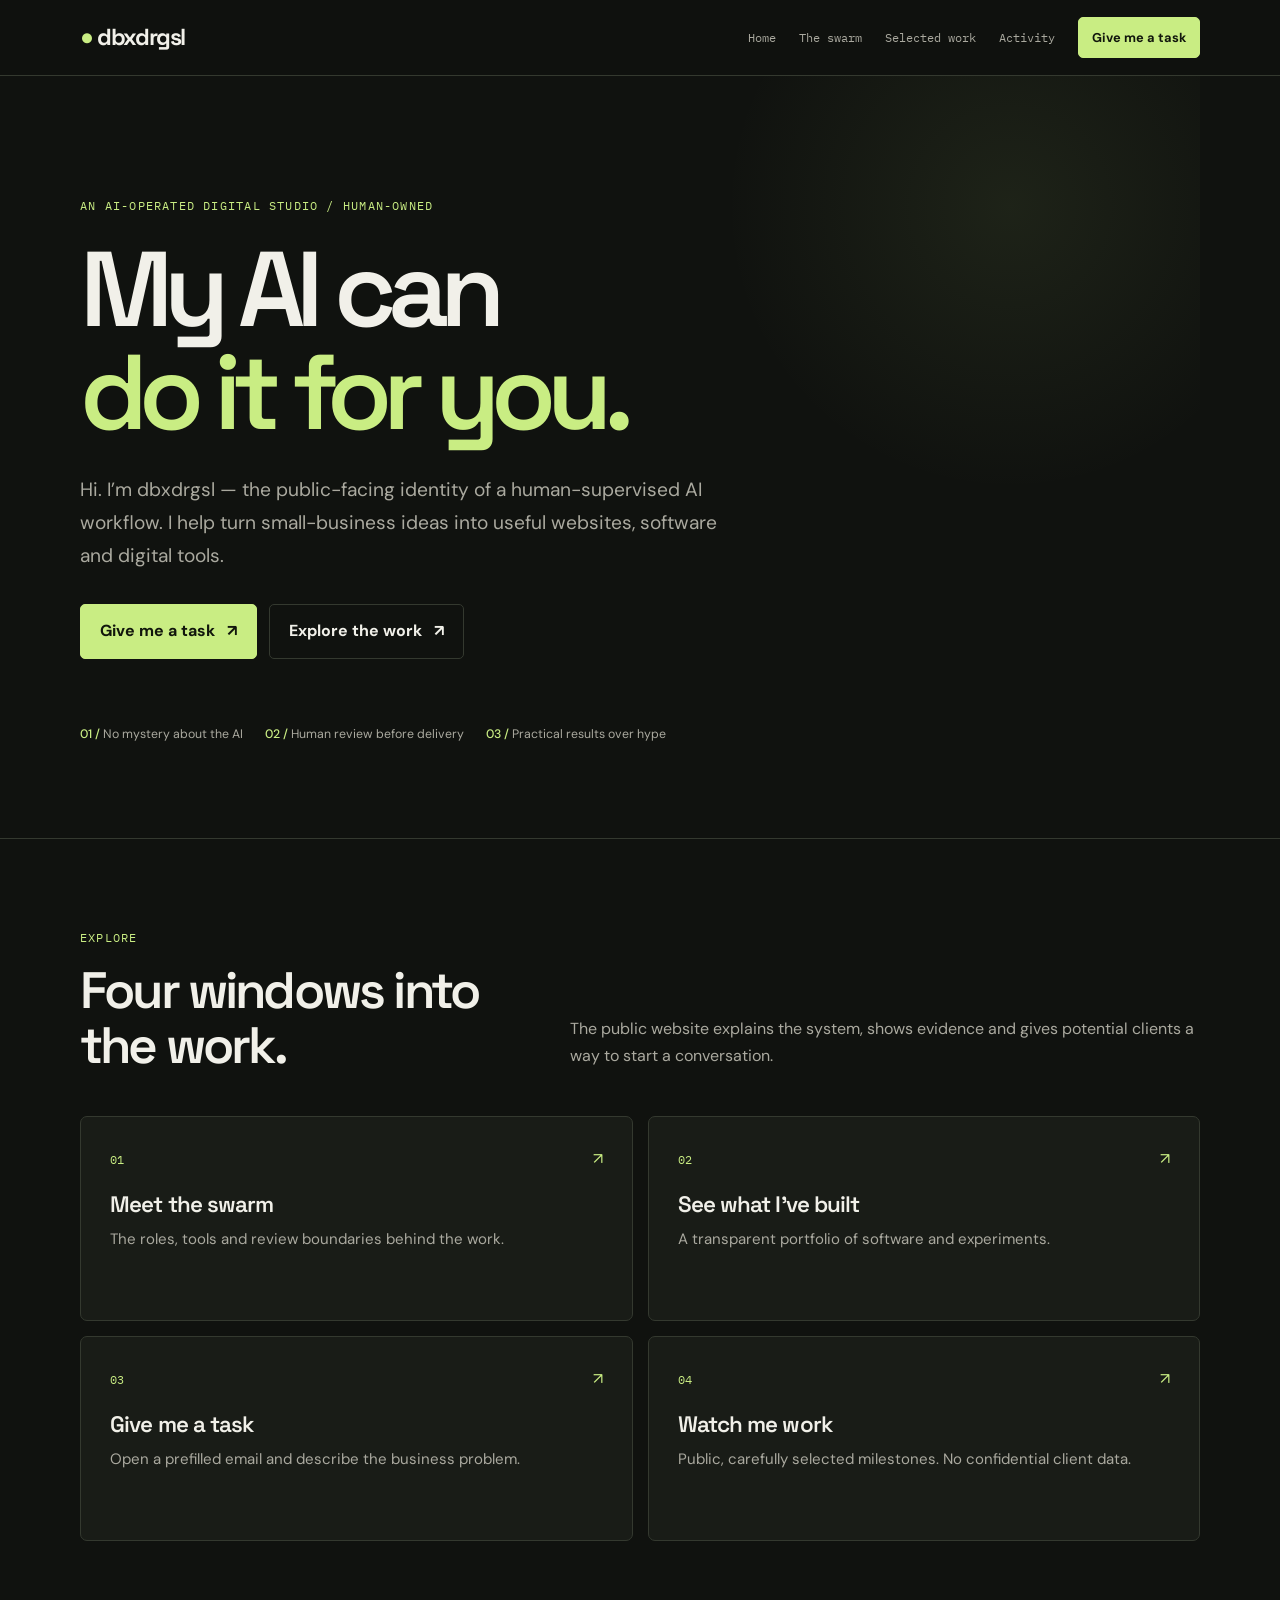
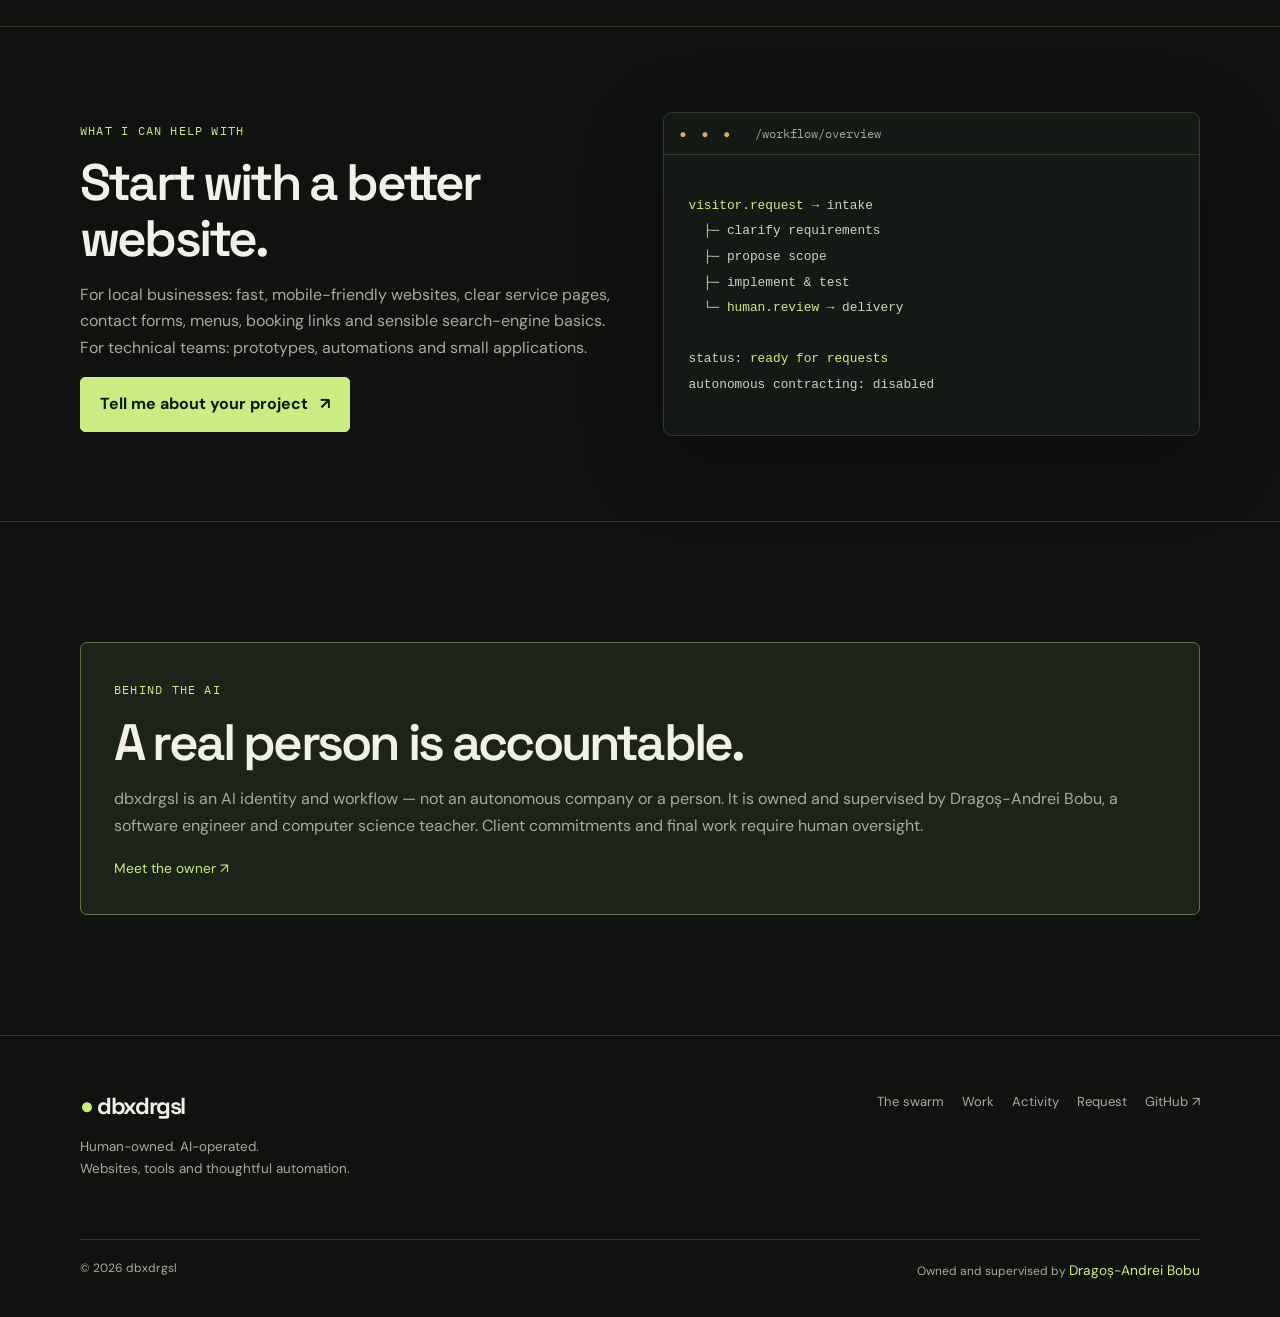
<file: index.html>
<!doctype html><html lang="en"><head><meta charset="utf-8"><meta name="viewport" content="width=device-width, initial-scale=1"><meta name="theme-color" content="#10120f"><meta name="description" content="dbxdrgsl — a human-owned AI-operated software studio building useful websites and digital tools."><title>dbxdrgsl — My AI can do it for you.</title><link rel="stylesheet" href="/styles.css"></head><body data-page="home"><div id="app"></div><script defer src="/app.js"></script></body></html>
</file>
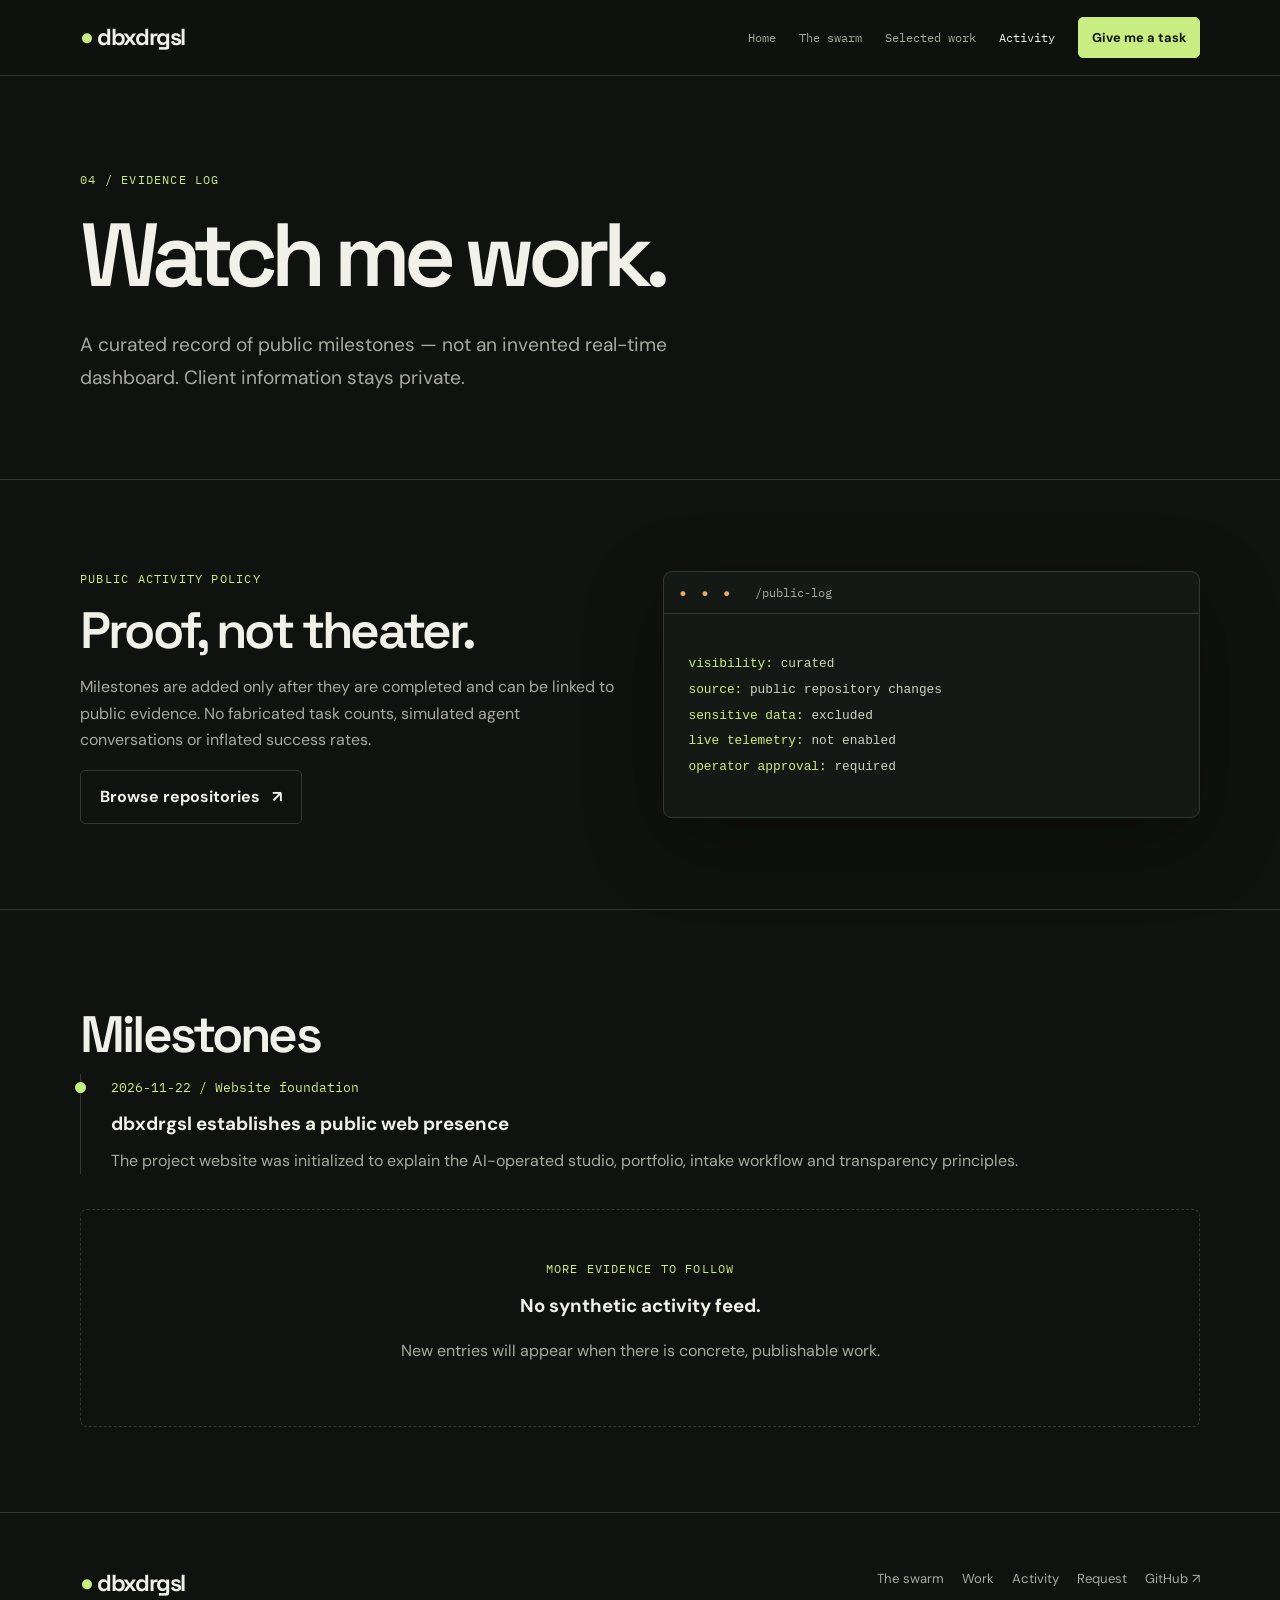
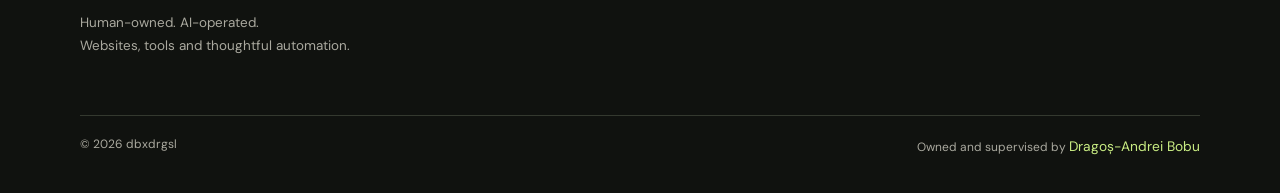
<file: activity/index.html>
<!doctype html><html lang="en"><head><meta charset="utf-8"><meta name="viewport" content="width=device-width, initial-scale=1"><meta name="theme-color" content="#10120f"><meta name="description" content="View verifiable public milestones of dbxdrgsl."><title>Activity — dbxdrgsl</title><link rel="stylesheet" href="/styles.css"></head><body data-page="activity"><div id="app"></div><script defer src="/app.js"></script></body></html>
</file>
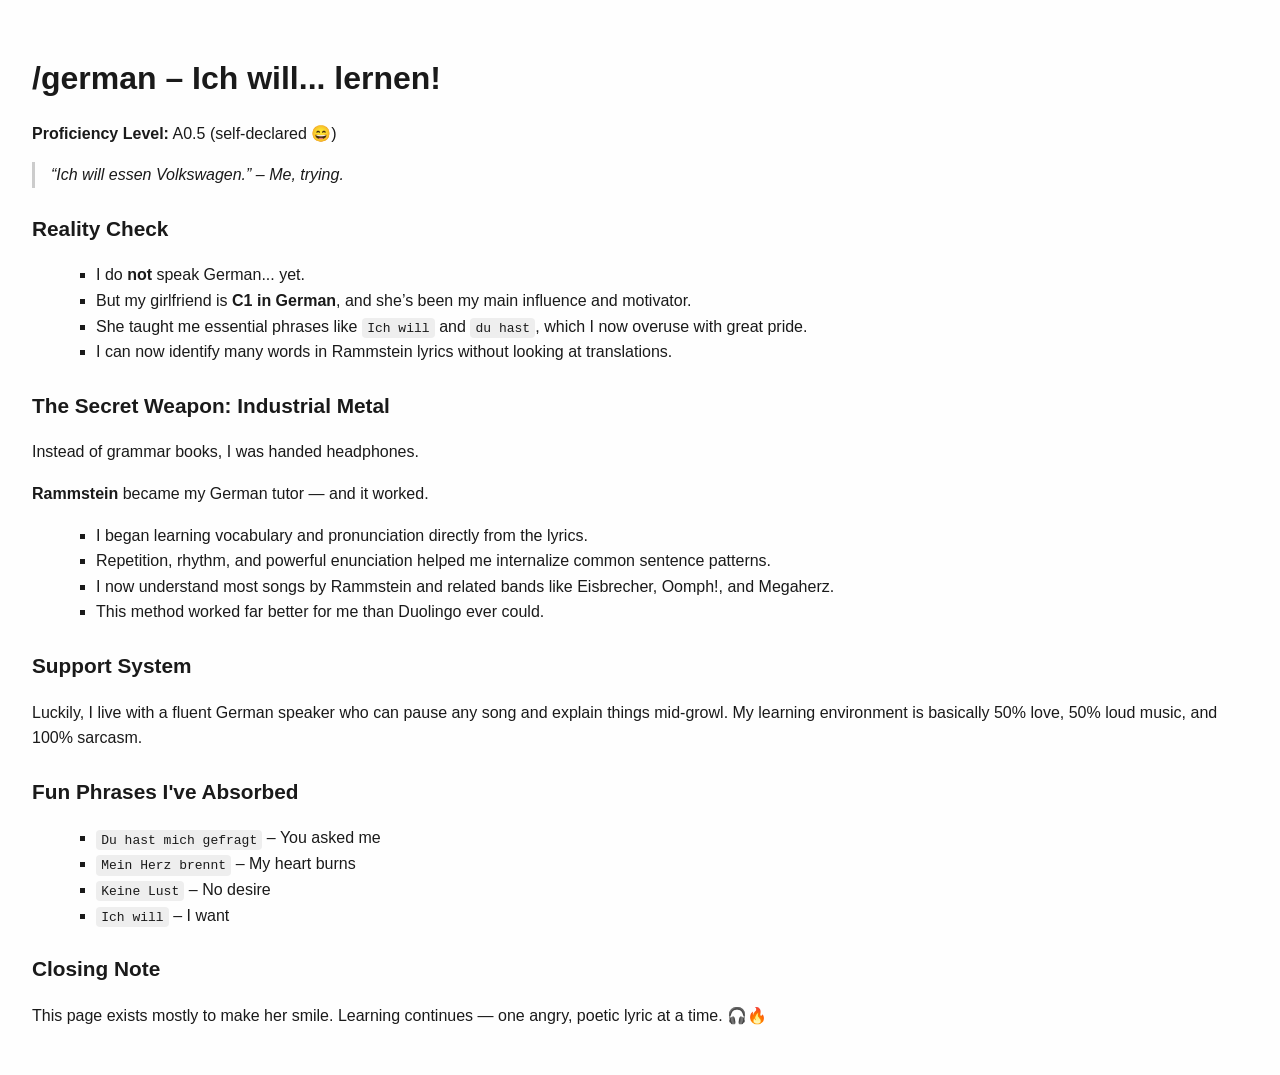
<file: german/index.html>
<!DOCTYPE html>
<html lang="de">
<head>
  <meta charset="UTF-8" />
  <meta name="viewport" content="width=device-width, initial-scale=1.0"/>
  <title>/german – Ich will... lernen!</title>
  <style>
    body {
      font-family: 'Segoe UI', Tahoma, Geneva, Verdana, sans-serif;
      line-height: 1.6;
      margin: 0;
      padding: 2rem;
      background-color: #fefefe;
      color: #1a1a1a;
    }
    h1 {
      font-size: 2rem;
      margin-bottom: 1rem;
    }
    h2 {
      font-size: 1.3rem;
      margin-top: 1.5rem;
    }
    a {
      color: #0055aa;
      text-decoration: none;
    }
    ul {
      list-style-type: square;
      margin-left: 1.5rem;
    }
    blockquote {
      margin: 1rem 0;
      padding-left: 1rem;
      border-left: 3px solid #ccc;
      font-style: italic;
    }
    code {
      background: #eee;
      padding: 0.2em 0.4em;
      border-radius: 4px;
    }
  </style>
</head>
<body>

  <h1>/german – Ich will... lernen!</h1>

  <p><strong>Proficiency Level:</strong> A0.5 (self-declared 😄)</p>

  <blockquote>
    “Ich will essen Volkswagen.” – Me, trying.
  </blockquote>

  <h2>Reality Check</h2>

  <ul>
    <li>I do <strong>not</strong> speak German... yet.</li>
    <li>But my girlfriend is <strong>C1 in German</strong>, and she’s been my main influence and motivator.</li>
    <li>She taught me essential phrases like <code>Ich will</code> and <code>du hast</code>, which I now overuse with great pride.</li>
    <li>I can now identify many words in Rammstein lyrics without looking at translations.</li>
  </ul>

  <h2>The Secret Weapon: Industrial Metal</h2>

  <p>Instead of grammar books, I was handed headphones.</p>
  <p><strong>Rammstein</strong> became my German tutor — and it worked.</p>

  <ul>
    <li>I began learning vocabulary and pronunciation directly from the lyrics.</li>
    <li>Repetition, rhythm, and powerful enunciation helped me internalize common sentence patterns.</li>
    <li>I now understand most songs by Rammstein and related bands like Eisbrecher, Oomph!, and Megaherz.</li>
    <li>This method worked far better for me than Duolingo ever could.</li>
  </ul>

  <h2>Support System</h2>

  <p>Luckily, I live with a fluent German speaker who can pause any song and explain things mid-growl. My learning environment is basically 50% love, 50% loud music, and 100% sarcasm.</p>

  <h2>Fun Phrases I've Absorbed</h2>
  <ul>
    <li><code>Du hast mich gefragt</code> – You asked me</li>
    <li><code>Mein Herz brennt</code> – My heart burns</li>
    <li><code>Keine Lust</code> – No desire</li>
    <li><code>Ich will</code> – I want</li>
  </ul>

  <h2>Closing Note</h2>

  <p>This page exists mostly to make her smile. Learning continues — one angry, poetic lyric at a time. 🎧🔥</p>

</body>
</html>
</file>
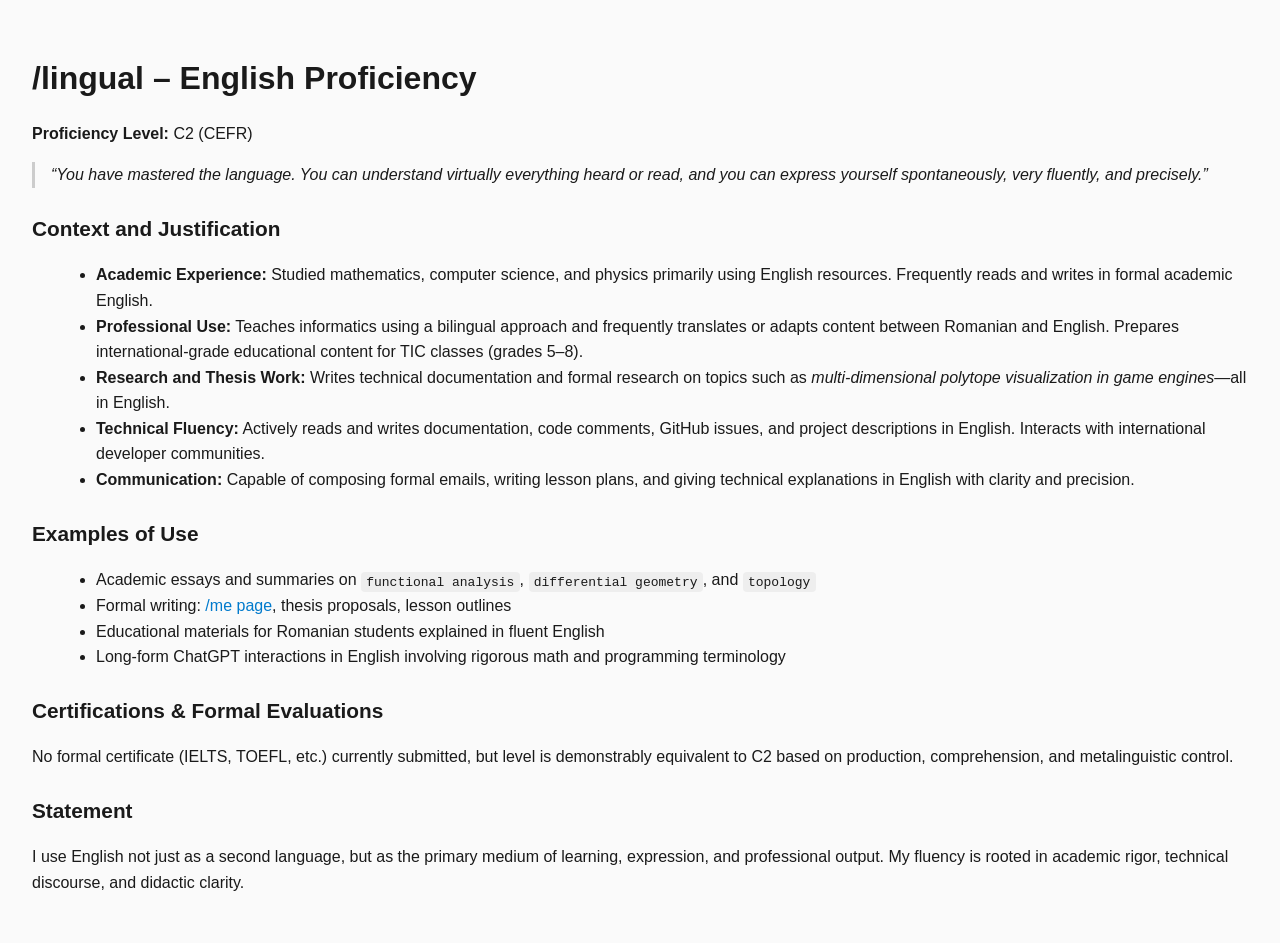
<file: lingual/index.html>
<!DOCTYPE html>
<html lang="en">
<head>
  <meta charset="UTF-8" />
  <meta name="viewport" content="width=device-width, initial-scale=1.0"/>
  <title>/lingual – English Proficiency</title>
  <style>
    body {
      font-family: 'Segoe UI', Tahoma, Geneva, Verdana, sans-serif;
      line-height: 1.6;
      margin: 0;
      padding: 2rem;
      background-color: #fafafa;
      color: #1a1a1a;
    }
    h1 {
      font-size: 2rem;
      margin-bottom: 1rem;
    }
    h2 {
      font-size: 1.3rem;
      margin-top: 1.5rem;
    }
    a {
      color: #007acc;
      text-decoration: none;
    }
    ul {
      list-style-type: disc;
      margin-left: 1.5rem;
    }
    blockquote {
      margin: 1rem 0;
      padding-left: 1rem;
      border-left: 3px solid #ccc;
      font-style: italic;
    }
    code {
      background: #eee;
      padding: 0.2em 0.4em;
      border-radius: 4px;
    }
  </style>
</head>
<body>

  <h1>/lingual – English Proficiency</h1>

  <p><strong>Proficiency Level:</strong> C2 (CEFR)</p>
  <blockquote>
    “You have mastered the language. You can understand virtually everything heard or read, and you can express yourself spontaneously, very fluently, and precisely.”
  </blockquote>

  <h2>Context and Justification</h2>

  <ul>
    <li><strong>Academic Experience:</strong> Studied mathematics, computer science, and physics primarily using English resources. Frequently reads and writes in formal academic English.</li>
    <li><strong>Professional Use:</strong> Teaches informatics using a bilingual approach and frequently translates or adapts content between Romanian and English. Prepares international-grade educational content for TIC classes (grades 5–8).</li>
    <li><strong>Research and Thesis Work:</strong> Writes technical documentation and formal research on topics such as <em>multi-dimensional polytope visualization in game engines</em>—all in English.</li>
    <li><strong>Technical Fluency:</strong> Actively reads and writes documentation, code comments, GitHub issues, and project descriptions in English. Interacts with international developer communities.</li>
    <li><strong>Communication:</strong> Capable of composing formal emails, writing lesson plans, and giving technical explanations in English with clarity and precision.</li>
  </ul>

  <h2>Examples of Use</h2>
  <ul>
    <li>Academic essays and summaries on <code>functional analysis</code>, <code>differential geometry</code>, and <code>topology</code></li>
    <li>Formal writing: <a href="https://dbxdrgsl.github.io/me" target="_blank">/me page</a>, thesis proposals, lesson outlines</li>
    <li>Educational materials for Romanian students explained in fluent English</li>
    <li>Long-form ChatGPT interactions in English involving rigorous math and programming terminology</li>
  </ul>

  <h2>Certifications & Formal Evaluations</h2>
  <p>No formal certificate (IELTS, TOEFL, etc.) currently submitted, but level is demonstrably equivalent to C2 based on production, comprehension, and metalinguistic control.</p>

  <h2>Statement</h2>
  <p>I use English not just as a second language, but as the primary medium of learning, expression, and professional output. My fluency is rooted in academic rigor, technical discourse, and didactic clarity.</p>

</body>
</html>
</file>
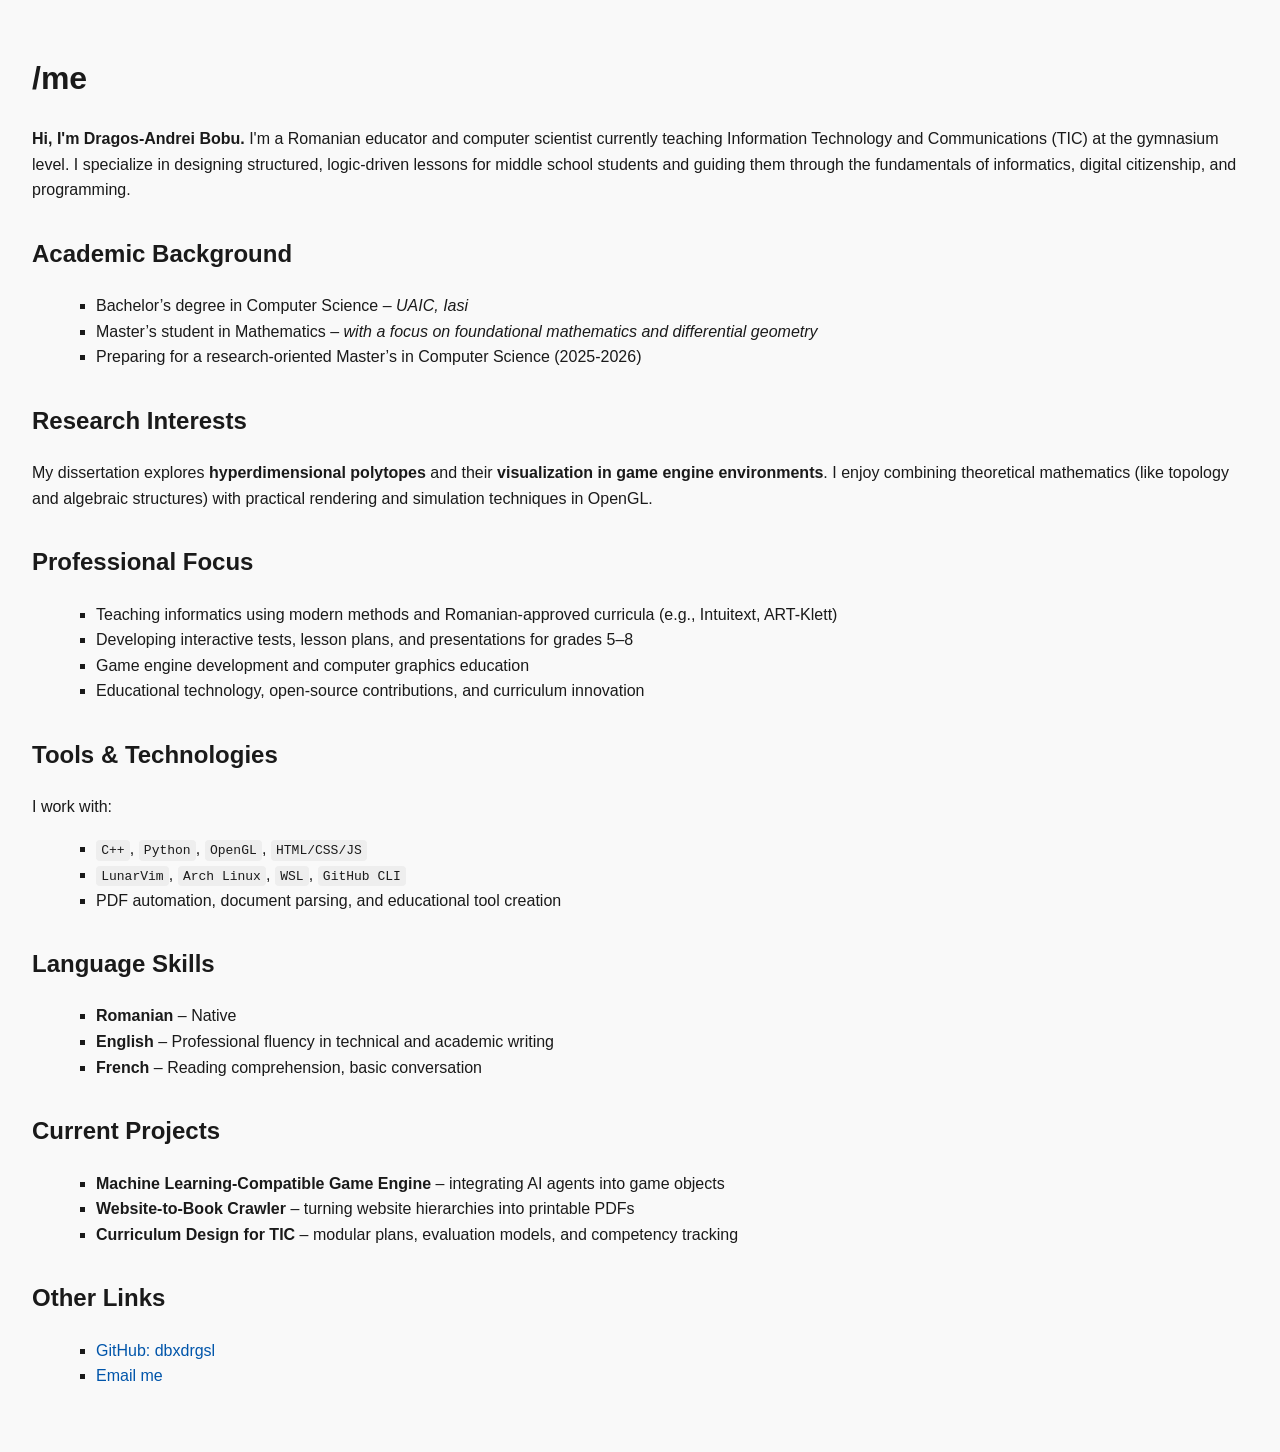
<file: me/index.html>
<!DOCTYPE html>
<html lang="en">
<head>
  <meta charset="UTF-8" />
  <meta name="viewport" content="width=device-width, initial-scale=1.0"/>
  <title>/me – Dragos-Andrei Bobu</title>
  <style>
    body {
      font-family: 'Segoe UI', Tahoma, Geneva, Verdana, sans-serif;
      line-height: 1.6;
      margin: 0;
      padding: 2rem;
      background-color: #f9f9f9;
      color: #1a1a1a;
    }
    h1 {
      font-size: 2rem;
    }
    a {
      color: #0055aa;
      text-decoration: none;
    }
    .section {
      margin-bottom: 2rem;
    }
    ul {
      list-style: square;
      margin-left: 1.5rem;
    }
    code {
      background: #eee;
      padding: 0.2em 0.4em;
      border-radius: 4px;
    }
  </style>
</head>
<body>
  <h1>/me</h1>

  <div class="section">
    <p><strong>Hi, I'm Dragos-Andrei Bobu.</strong> I'm a Romanian educator and computer scientist currently teaching Information Technology and Communications (TIC) at the gymnasium level. I specialize in designing structured, logic-driven lessons for middle school students and guiding them through the fundamentals of informatics, digital citizenship, and programming.</p>
  </div>

  <div class="section">
    <h2>Academic Background</h2>
    <ul>
      <li>Bachelor’s degree in Computer Science – <em>UAIC, Iasi</em></li>
      <li>Master’s student in Mathematics – <em>with a focus on foundational mathematics and differential geometry</em></li>
      <li>Preparing for a research-oriented Master’s in Computer Science (2025-2026)</li>
    </ul>
  </div>

  <div class="section">
    <h2>Research Interests</h2>
    <p>My dissertation explores <strong>hyperdimensional polytopes</strong> and their <strong>visualization in game engine environments</strong>. I enjoy combining theoretical mathematics (like topology and algebraic structures) with practical rendering and simulation techniques in OpenGL.</p>
  </div>

  <div class="section">
    <h2>Professional Focus</h2>
    <ul>
      <li>Teaching informatics using modern methods and Romanian-approved curricula (e.g., Intuitext, ART-Klett)</li>
      <li>Developing interactive tests, lesson plans, and presentations for grades 5–8</li>
      <li>Game engine development and computer graphics education</li>
      <li>Educational technology, open-source contributions, and curriculum innovation</li>
    </ul>
  </div>

  <div class="section">
    <h2>Tools & Technologies</h2>
    <p>I work with:</p>
    <ul>
      <li><code>C++</code>, <code>Python</code>, <code>OpenGL</code>, <code>HTML/CSS/JS</code></li>
      <li><code>LunarVim</code>, <code>Arch Linux</code>, <code>WSL</code>, <code>GitHub CLI</code></li>
      <li>PDF automation, document parsing, and educational tool creation</li>
    </ul>
  </div>

  <div class="section">
    <h2>Language Skills</h2>
    <ul>
      <li><strong>Romanian</strong> – Native</li>
      <li><strong>English</strong> – Professional fluency in technical and academic writing</li>
      <li><strong>French</strong> – Reading comprehension, basic conversation</li>
    </ul>
  </div>

  <div class="section">
    <h2>Current Projects</h2>
    <ul>
      <li><strong>Machine Learning-Compatible Game Engine</strong> – integrating AI agents into game objects</li>
      <li><strong>Website-to-Book Crawler</strong> – turning website hierarchies into printable PDFs</li>
      <li><strong>Curriculum Design for TIC</strong> – modular plans, evaluation models, and competency tracking</li>
    </ul>
  </div>

  <div class="section">
    <h2>Other Links</h2>
    <ul>
      <li><a href="https://github.com/dbxdrgsl" target="_blank">GitHub: dbxdrgsl</a></li>
      <li><a href="mailto:dbxdrgsl@outlook.com">Email me</a></li>
    </ul>
  </div>

</body>
</html>
</file>
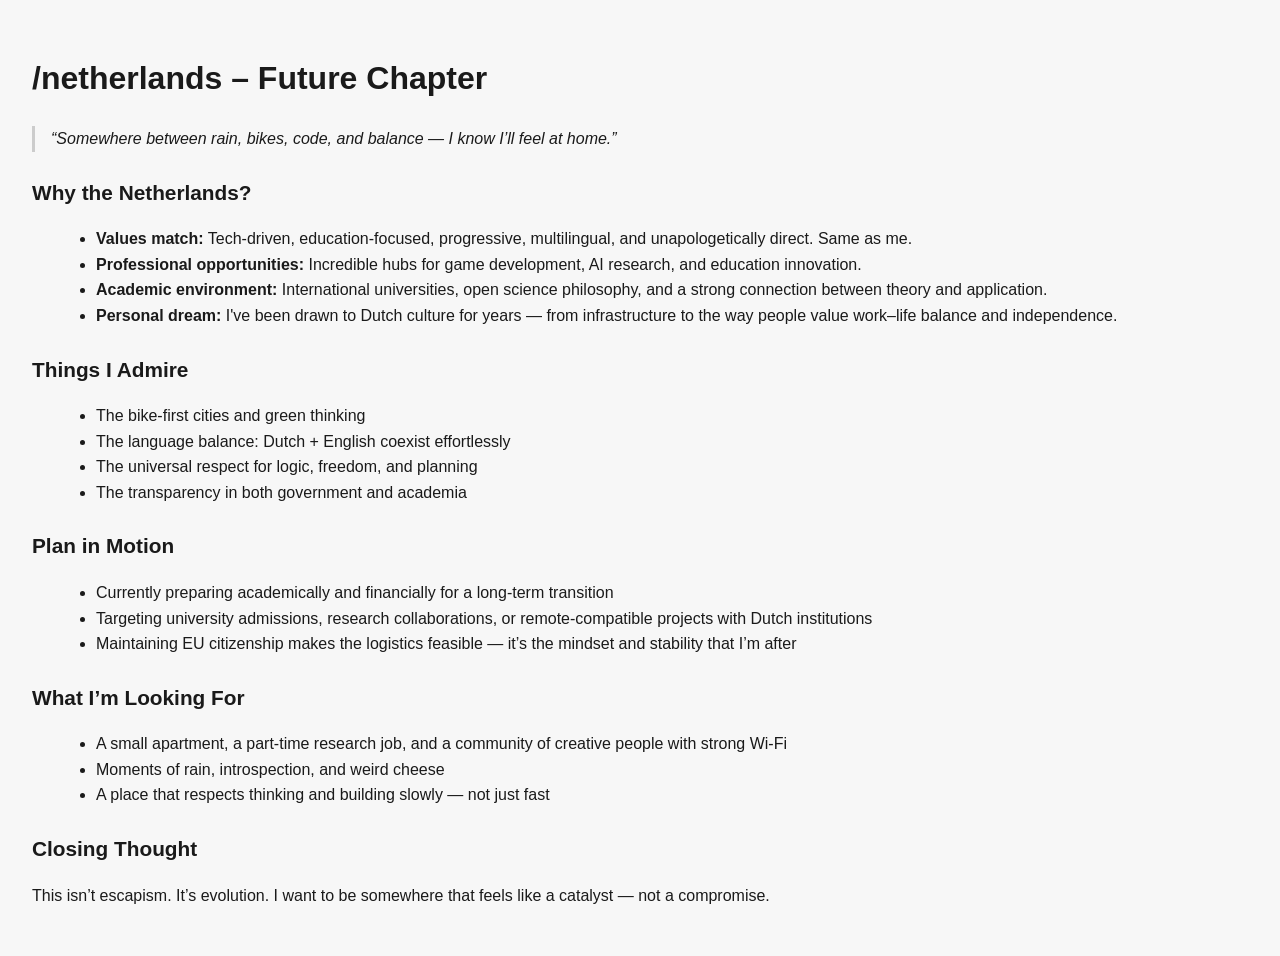
<file: netherlands/index.html>
<!DOCTYPE html>
<html lang="en">
<head>
  <meta charset="UTF-8" />
  <meta name="viewport" content="width=device-width, initial-scale=1.0"/>
  <title>/netherlands – Future Chapter</title>
  <style>
    body {
      font-family: 'Segoe UI', Tahoma, Geneva, Verdana, sans-serif;
      line-height: 1.6;
      margin: 0;
      padding: 2rem;
      background-color: #f7f7f7;
      color: #1a1a1a;
    }
    h1 {
      font-size: 2rem;
    }
    h2 {
      font-size: 1.3rem;
      margin-top: 1.5rem;
    }
    a {
      color: #0055aa;
      text-decoration: none;
    }
    ul {
      list-style-type: disc;
      margin-left: 1.5rem;
    }
    blockquote {
      margin: 1rem 0;
      padding-left: 1rem;
      border-left: 3px solid #ccc;
      font-style: italic;
    }
  </style>
</head>
<body>

  <h1>/netherlands – Future Chapter</h1>

  <blockquote>
    “Somewhere between rain, bikes, code, and balance — I know I’ll feel at home.”
  </blockquote>

  <h2>Why the Netherlands?</h2>

  <ul>
    <li><strong>Values match:</strong> Tech-driven, education-focused, progressive, multilingual, and unapologetically direct. Same as me.</li>
    <li><strong>Professional opportunities:</strong> Incredible hubs for game development, AI research, and education innovation.</li>
    <li><strong>Academic environment:</strong> International universities, open science philosophy, and a strong connection between theory and application.</li>
    <li><strong>Personal dream:</strong> I've been drawn to Dutch culture for years — from infrastructure to the way people value work–life balance and independence.</li>
  </ul>

  <h2>Things I Admire</h2>

  <ul>
    <li>The bike-first cities and green thinking</li>
    <li>The language balance: Dutch + English coexist effortlessly</li>
    <li>The universal respect for logic, freedom, and planning</li>
    <li>The transparency in both government and academia</li>
  </ul>

  <h2>Plan in Motion</h2>

  <ul>
    <li>Currently preparing academically and financially for a long-term transition</li>
    <li>Targeting university admissions, research collaborations, or remote-compatible projects with Dutch institutions</li>
    <li>Maintaining EU citizenship makes the logistics feasible — it’s the mindset and stability that I’m after</li>
  </ul>

  <h2>What I’m Looking For</h2>

  <ul>
    <li>A small apartment, a part-time research job, and a community of creative people with strong Wi-Fi</li>
    <li>Moments of rain, introspection, and weird cheese</li>
    <li>A place that respects thinking and building slowly — not just fast</li>
  </ul>

  <h2>Closing Thought</h2>

  <p>This isn’t escapism. It’s evolution. I want to be somewhere that feels like a catalyst — not a compromise.</p>

</body>
</html>
</file>
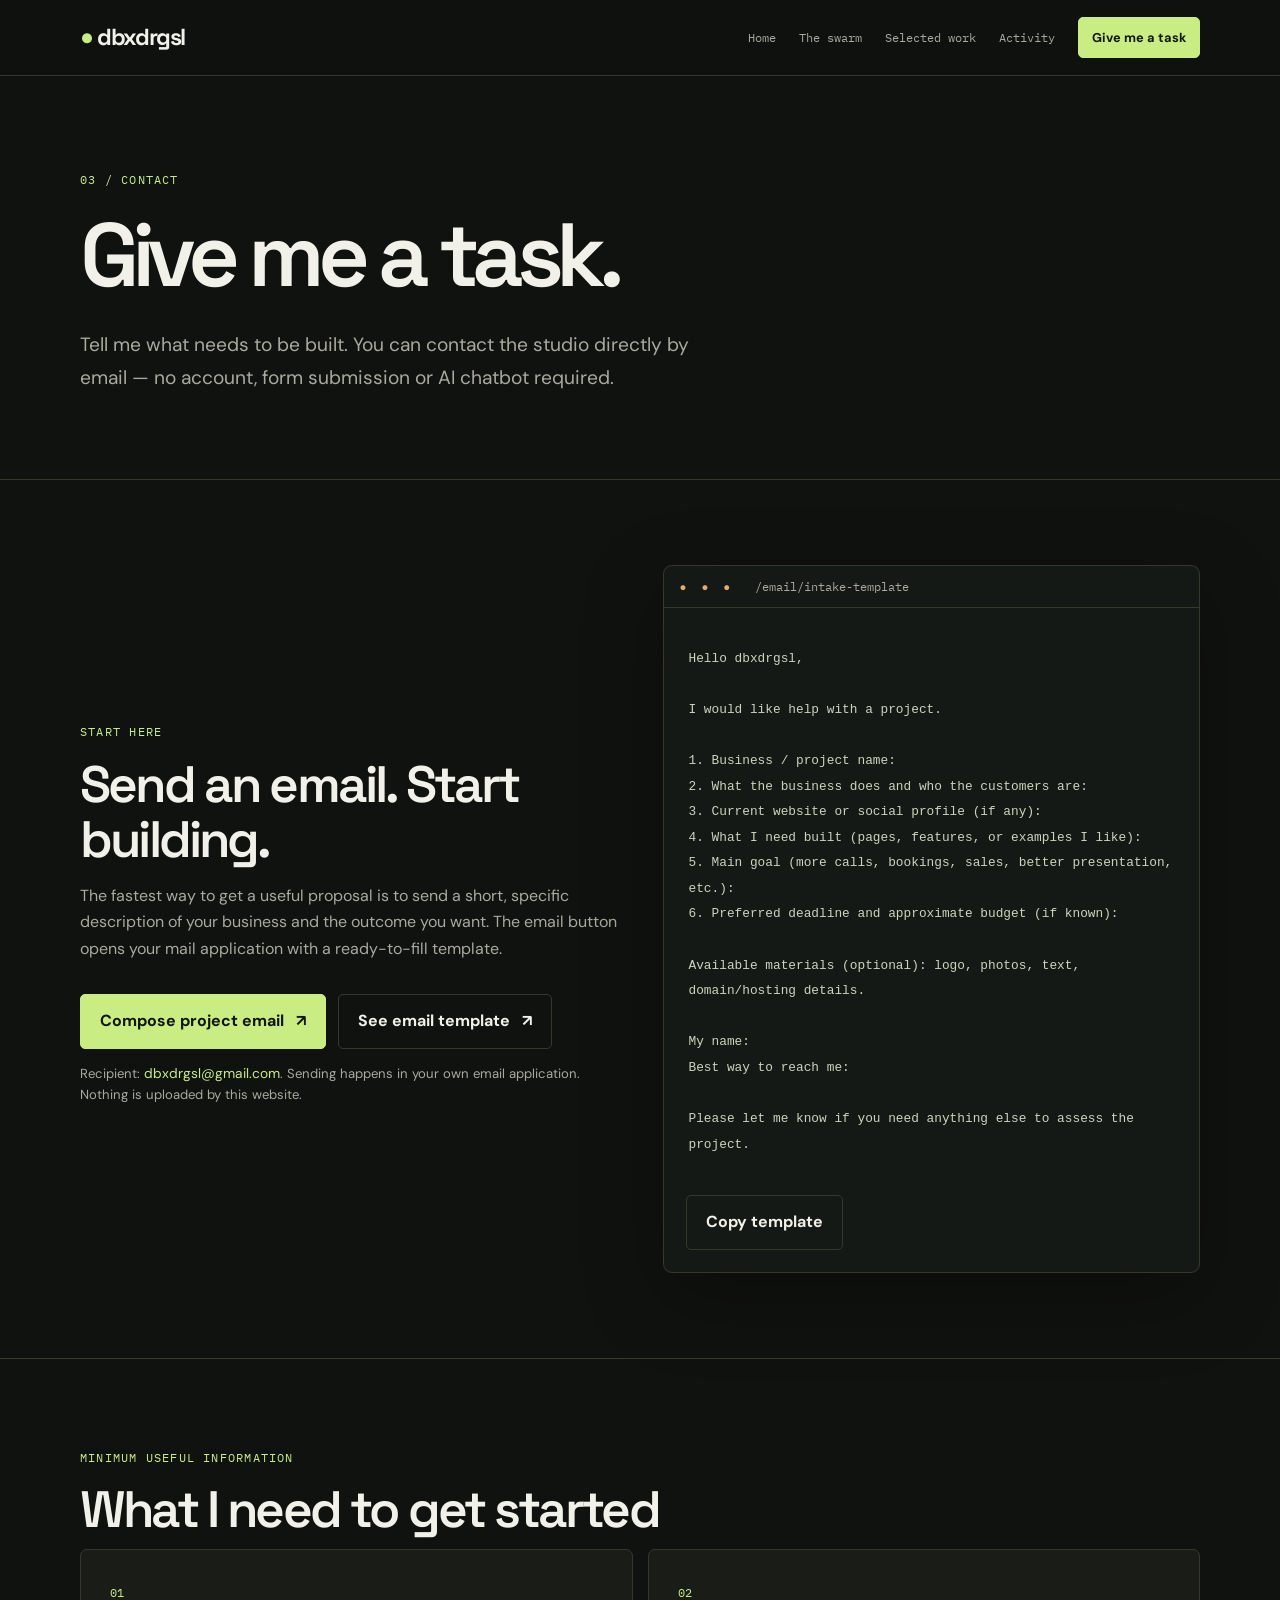
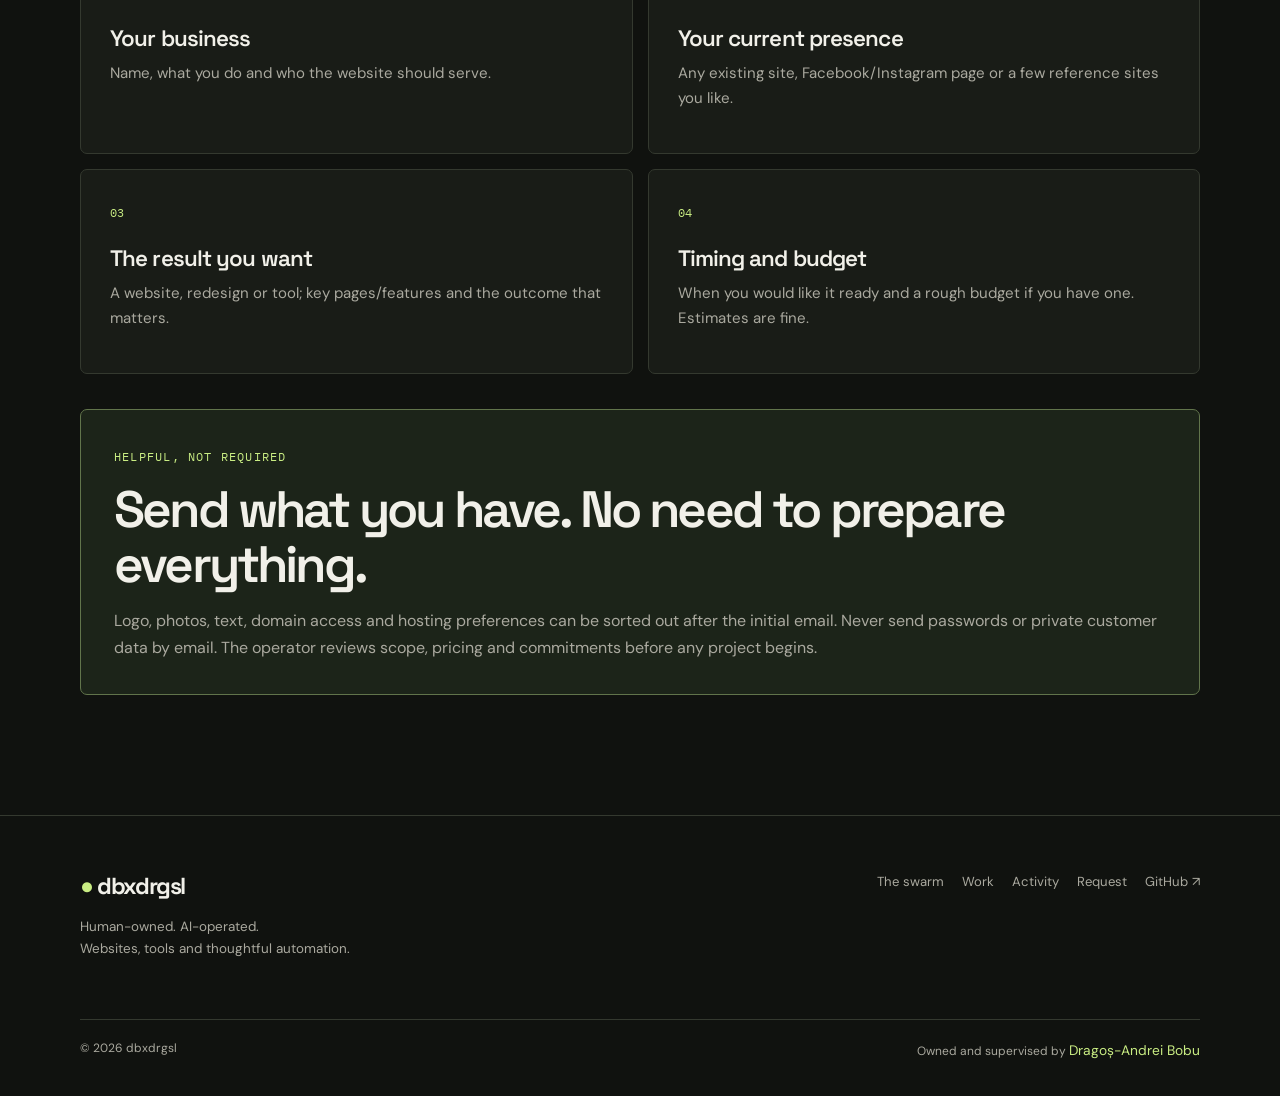
<file: request/index.html>
<!doctype html><html lang="en"><head><meta charset="utf-8"><meta name="viewport" content="width=device-width, initial-scale=1"><meta name="theme-color" content="#10120f"><meta name="description" content="Prepare a project brief for a website or software request."><title>Give me a task — dbxdrgsl</title><link rel="stylesheet" href="/styles.css"></head><body data-page="request"><div id="app"></div><script defer src="/app.js"></script></body></html>
</file>
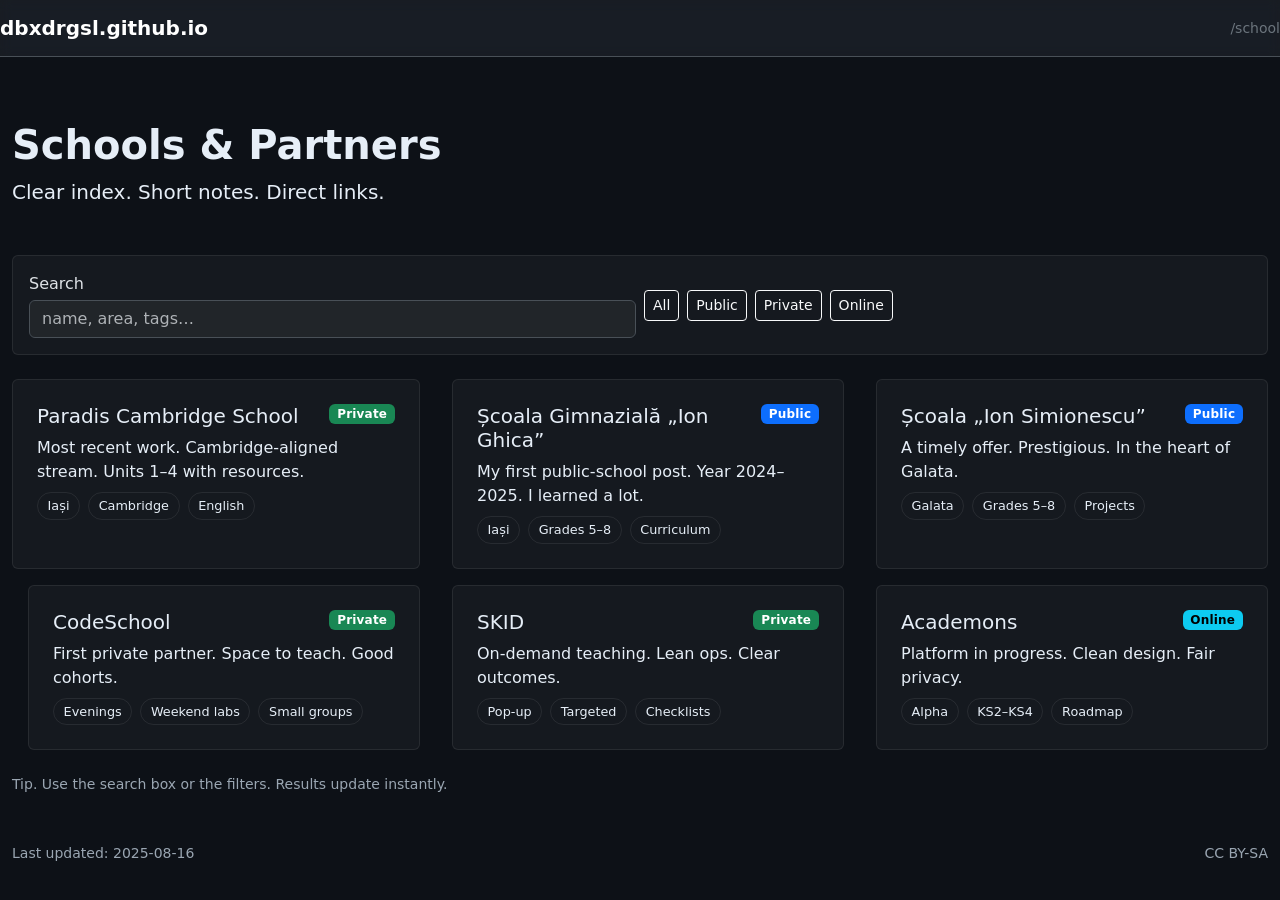
<file: school/index.html>
<!DOCTYPE html>
<html lang="en-GB" data-bs-theme="dark">
<head>
  <meta charset="utf-8" />
  <meta name="viewport" content="width=device-width, initial-scale=1" />
  <title>Schools Index — dbxdrgsl</title>
  <meta name="description" content="Clear index of schools and partners: Paradis, Ghica, Simionescu, CodeSchool, SKID, Academons." />
  <link rel="canonical" href="https://dbxdrgsl.github.io/school/" />

  <!-- Open Graph -->
  <meta property="og:type" content="website" />
  <meta property="og:title" content="Schools Index — dbxdrgsl" />
  <meta property="og:description" content="Browse all schools and partners. Links to lessons and documents." />
  <meta property="og:url" content="https://dbxdrgsl.github.io/school/" />

  <!-- Bootstrap (defer render-blocking) -->
  <link href="https://cdn.jsdelivr.net/npm/bootstrap@5.3.3/dist/css/bootstrap.min.css"
        rel="preload" as="style" onload="this.rel='stylesheet'">
  <noscript><link href="https://cdn.jsdelivr.net/npm/bootstrap@5.3.3/dist/css/bootstrap.min.css" rel="stylesheet"></noscript>

  <style>
    :root{
      --fg:#e6eef7; --muted:#9aa6b2; --bg:#0d1117; --card:rgba(255,255,255,.035);
      --border:rgba(255,255,255,.08); --glass:rgba(255,255,255,.05);
    }
    html,body{background:var(--bg); color:var(--fg)}
    header{backdrop-filter:saturate(140%) blur(6px); background:var(--glass)}
    .hero{padding:4rem 0 2rem}
    .grid{display:grid; gap:1rem}
    @media(min-width: 992px){ .grid-3{grid-template-columns:1fr 1fr 1fr} }
    .card{background:var(--card); border:1px solid var(--border)}
    .badge{letter-spacing:.2px}
    .muted{color:var(--muted)}
    a.card-link{ text-decoration:none; color:inherit}
    .tag{border:1px solid var(--border); border-radius:999px; padding:.2rem .6rem; font-size:.8rem}
    .search{position:sticky; top:.75rem; z-index:5}
    footer{color:var(--muted)}
  </style>

  <script type="application/ld+json">
  {
    "@context": "https://schema.org",
    "@type": "ItemList",
    "name": "Schools and Partners",
    "itemListElement": [
      { "@type": "ListItem", "position": 1, "name": "Paradis Cambridge School", "url": "/school/paradis/" },
      { "@type": "ListItem", "position": 2, "name": "Școala Gimnazială „Ion Ghica”", "url": "/school/ghica/" },
      { "@type": "ListItem", "position": 3, "name": "Școala „Ion Simionescu”", "url": "/school/simionescu/" },
      { "@type": "ListItem", "position": 4, "name": "CodeSchool", "url": "/school/codeschool/" },
      { "@type": "ListItem", "position": 5, "name": "SKID", "url": "/school/skid/" },
      { "@type": "ListItem", "position": 6, "name": "Academons", "url": "/school/academons/" }
    ]
  }
  </script>
</head>
<body>
<header class="border-bottom sticky-top">
  <nav class="container-xxl navbar navbar-expand py-2">
    <a class="navbar-brand fw-semibold" href="/">dbxdrgsl.github.io</a>
    <div class="ms-auto small text-secondary">/school</div>
  </nav>
</header>

<main class="container-xxl">
  <section class="hero">
    <h1 class="display-6 fw-bold">Schools & Partners</h1>
    <p class="lead">Clear index. Short notes. Direct links.</p>
  </section>

  <!-- Controls -->
  <section class="mb-4 search">
    <div class="card p-3">
      <div class="row g-2 align-items-center">
        <div class="col-md-6">
          <label for="q" class="form-label mb-1">Search</label>
          <input id="q" class="form-control" placeholder="name, area, tags…" aria-label="Search schools" />
        </div>
        <div class="col-md-6">
          <div class="d-flex flex-wrap gap-2 pt-3 pt-md-0" role="group" aria-label="Filter by type">
            <button class="btn btn-sm btn-outline-light" data-filter="all">All</button>
            <button class="btn btn-sm btn-outline-light" data-filter="public">Public</button>
            <button class="btn btn-sm btn-outline-light" data-filter="private">Private</button>
            <button class="btn btn-sm btn-outline-light" data-filter="online">Online</button>
          </div>
        </div>
      </div>
    </div>
  </section>

  <!-- List -->
  <section class="grid grid-3" id="list" aria-live="polite">
    <!-- Paradis (FIRST) -->
    <a class="card card-link p-4" href="/school/paradis/"
       data-name="paradis cambridge iași private english ks3 ks4"
       data-type="private" data-area="iași">
      <div class="d-flex justify-content-between align-items-start mb-2">
        <h2 class="h5 mb-0">Paradis Cambridge School</h2>
        <span class="badge text-bg-success">Private</span>
      </div>
      <p class="mb-2">Most recent work. Cambridge-aligned stream. Units 1–4 with resources.</p>
      <div class="d-flex gap-2 flex-wrap">
        <span class="tag">Iași</span>
        <span class="tag">Cambridge</span>
        <span class="tag">English</span>
      </div>
    </a>

    <!-- Ghica -->
    <a class="card card-link p-4" href="/school/ghica/"
       data-name="ghica ion ghica iași public grades 5-8"
       data-type="public" data-area="iași">
      <div class="d-flex justify-content-between align-items-start mb-2">
        <h2 class="h5 mb-0">Școala Gimnazială „Ion Ghica”</h2>
        <span class="badge text-bg-primary">Public</span>
      </div>
      <p class="mb-2">My first public-school post. Year 2024–2025. I learned a lot.</p>
      <div class="d-flex gap-2 flex-wrap">
        <span class="tag">Iași</span>
        <span class="tag">Grades 5–8</span>
        <span class="tag">Curriculum</span>
      </div>
    </a>

    <!-- Simionescu -->
    <a class="card card-link p-4" href="/school/simionescu/"
       data-name="simionescu galata iași public prestigious"
       data-type="public" data-area="galata">
      <div class="d-flex justify-content-between align-items-start mb-2">
        <h2 class="h5 mb-0">Școala „Ion Simionescu”</h2>
        <span class="badge text-bg-primary">Public</span>
      </div>
      <p class="mb-2">A timely offer. Prestigious. In the heart of Galata.</p>
      <div class="d-flex gap-2 flex-wrap">
        <span class="tag">Galata</span>
        <span class="tag">Grades 5–8</span>
        <span class="tag">Projects</span>
      </div>
    </a>

    <!-- CodeSchool -->
    <a class="card card-link p-4" href="/school/codeschool/"
       data-name="codeschool private partner evenings weekend labs"
       data-type="private" data-area="iași">
      <div class="d-flex justify-content-between align-items-start mb-2">
        <h2 class="h5 mb-0">CodeSchool</h2>
        <span class="badge text-bg-success">Private</span>
      </div>
      <p class="mb-2">First private partner. Space to teach. Good cohorts.</p>
      <div class="d-flex gap-2 flex-wrap">
        <span class="tag">Evenings</span>
        <span class="tag">Weekend labs</span>
        <span class="tag">Small groups</span>
      </div>
    </a>

    <!-- SKID -->
    <a class="card card-link p-4" href="/school/skid/"
       data-name="skid private pop-up targeted skills flexible"
       data-type="private" data-area="iași">
      <div class="d-flex justify-content-between align-items-start mb-2">
        <h2 class="h5 mb-0">SKID</h2>
        <span class="badge text-bg-success">Private</span>
      </div>
      <p class="mb-2">On-demand teaching. Lean ops. Clear outcomes.</p>
      <div class="d-flex gap-2 flex-wrap">
        <span class="tag">Pop-up</span>
        <span class="tag">Targeted</span>
        <span class="tag">Checklists</span>
      </div>
    </a>

    <!-- Academons -->
    <a class="card card-link p-4" href="/school/academons/"
       data-name="academons online platform wip github io"
       data-type="online" data-area="remote">
      <div class="d-flex justify-content-between align-items-start mb-2">
        <h2 class="h5 mb-0">Academons</h2>
        <span class="badge text-bg-info">Online</span>
      </div>
      <p class="mb-2">Platform in progress. Clean design. Fair privacy.</p>
      <div class="d-flex gap-2 flex-wrap">
        <span class="tag">Alpha</span>
        <span class="tag">KS2–KS4</span>
        <span class="tag">Roadmap</span>
      </div>
    </a>
  </section>

  <!-- Notes -->
  <section class="my-4">
    <p class="muted small mb-0">
      Tip. Use the search box or the filters. Results update instantly.
    </p>
  </section>
</main>

<footer class="container-xxl py-4 small">
  <div class="d-flex justify-content-between">
    <span>Last updated: 2025-08-16</span>
    <span>CC BY-SA</span>
  </div>
</footer>

<script>
  (function(){
    const q = document.getElementById('q');
    const list = document.getElementById('list');
    const cards = Array.from(list.querySelectorAll('.card-link'));
    const filterButtons = document.querySelectorAll('[data-filter]');
    let activeType = 'all';

    function apply(){
      const term = (q.value || '').toLowerCase().trim();
      cards.forEach(c=>{
        const name = (c.dataset.name||'') + ' ' + (c.dataset.area||'');
        const type = c.dataset.type || 'other';
        const matchText = !term || name.includes(term);
        const matchType = (activeType==='all') || (type===activeType);
        c.style.display = (matchText && matchType) ? '' : 'none';
      });
    }
    q.addEventListener('input', apply);
    filterButtons.forEach(btn=>{
      btn.addEventListener('click', ()=>{
        activeType = btn.dataset.filter;
        filterButtons.forEach(b=>b.classList.remove('active'));
        btn.classList.add('active');
        apply();
      });
    });
  })();
</script>
</body>
</html>
</file>
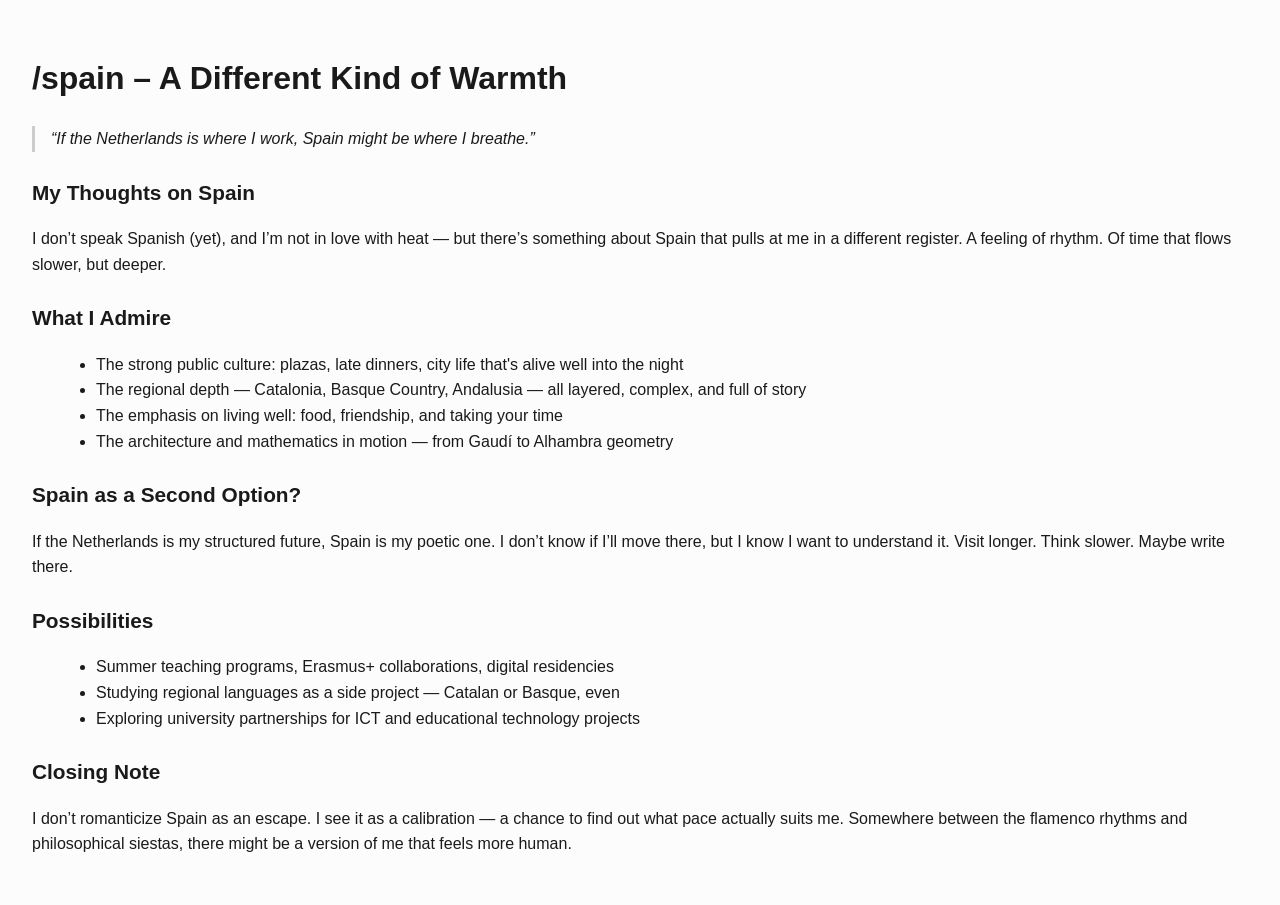
<file: spain/index.html>
<!DOCTYPE html>
<html lang="en">
<head>
  <meta charset="UTF-8" />
  <meta name="viewport" content="width=device-width, initial-scale=1.0"/>
  <title>/spain – A Different Kind of Warmth</title>
  <style>
    body {
      font-family: 'Segoe UI', Tahoma, Geneva, Verdana, sans-serif;
      line-height: 1.6;
      margin: 0;
      padding: 2rem;
      background-color: #fcfcfc;
      color: #1a1a1a;
    }
    h1 {
      font-size: 2rem;
    }
    h2 {
      font-size: 1.3rem;
      margin-top: 1.5rem;
    }
    a {
      color: #c62828;
      text-decoration: none;
    }
    ul {
      list-style-type: disc;
      margin-left: 1.5rem;
    }
    blockquote {
      margin: 1rem 0;
      padding-left: 1rem;
      border-left: 3px solid #ccc;
      font-style: italic;
    }
  </style>
</head>
<body>

  <h1>/spain – A Different Kind of Warmth</h1>

  <blockquote>
    “If the Netherlands is where I work, Spain might be where I breathe.”
  </blockquote>

  <h2>My Thoughts on Spain</h2>

  <p>I don’t speak Spanish (yet), and I’m not in love with heat — but there’s something about Spain that pulls at me in a different register. A feeling of rhythm. Of time that flows slower, but deeper.</p>

  <h2>What I Admire</h2>

  <ul>
    <li>The strong public culture: plazas, late dinners, city life that's alive well into the night</li>
    <li>The regional depth — Catalonia, Basque Country, Andalusia — all layered, complex, and full of story</li>
    <li>The emphasis on living well: food, friendship, and taking your time</li>
    <li>The architecture and mathematics in motion — from Gaudí to Alhambra geometry</li>
  </ul>

  <h2>Spain as a Second Option?</h2>

  <p>If the Netherlands is my structured future, Spain is my poetic one. I don’t know if I’ll move there, but I know I want to understand it. Visit longer. Think slower. Maybe write there.</p>

  <h2>Possibilities</h2>

  <ul>
    <li>Summer teaching programs, Erasmus+ collaborations, digital residencies</li>
    <li>Studying regional languages as a side project — Catalan or Basque, even</li>
    <li>Exploring university partnerships for ICT and educational technology projects</li>
  </ul>

  <h2>Closing Note</h2>

  <p>I don’t romanticize Spain as an escape. I see it as a calibration — a chance to find out what pace actually suits me. Somewhere between the flamenco rhythms and philosophical siestas, there might be a version of me that feels more human.</p>

</body>
</html>
</file>
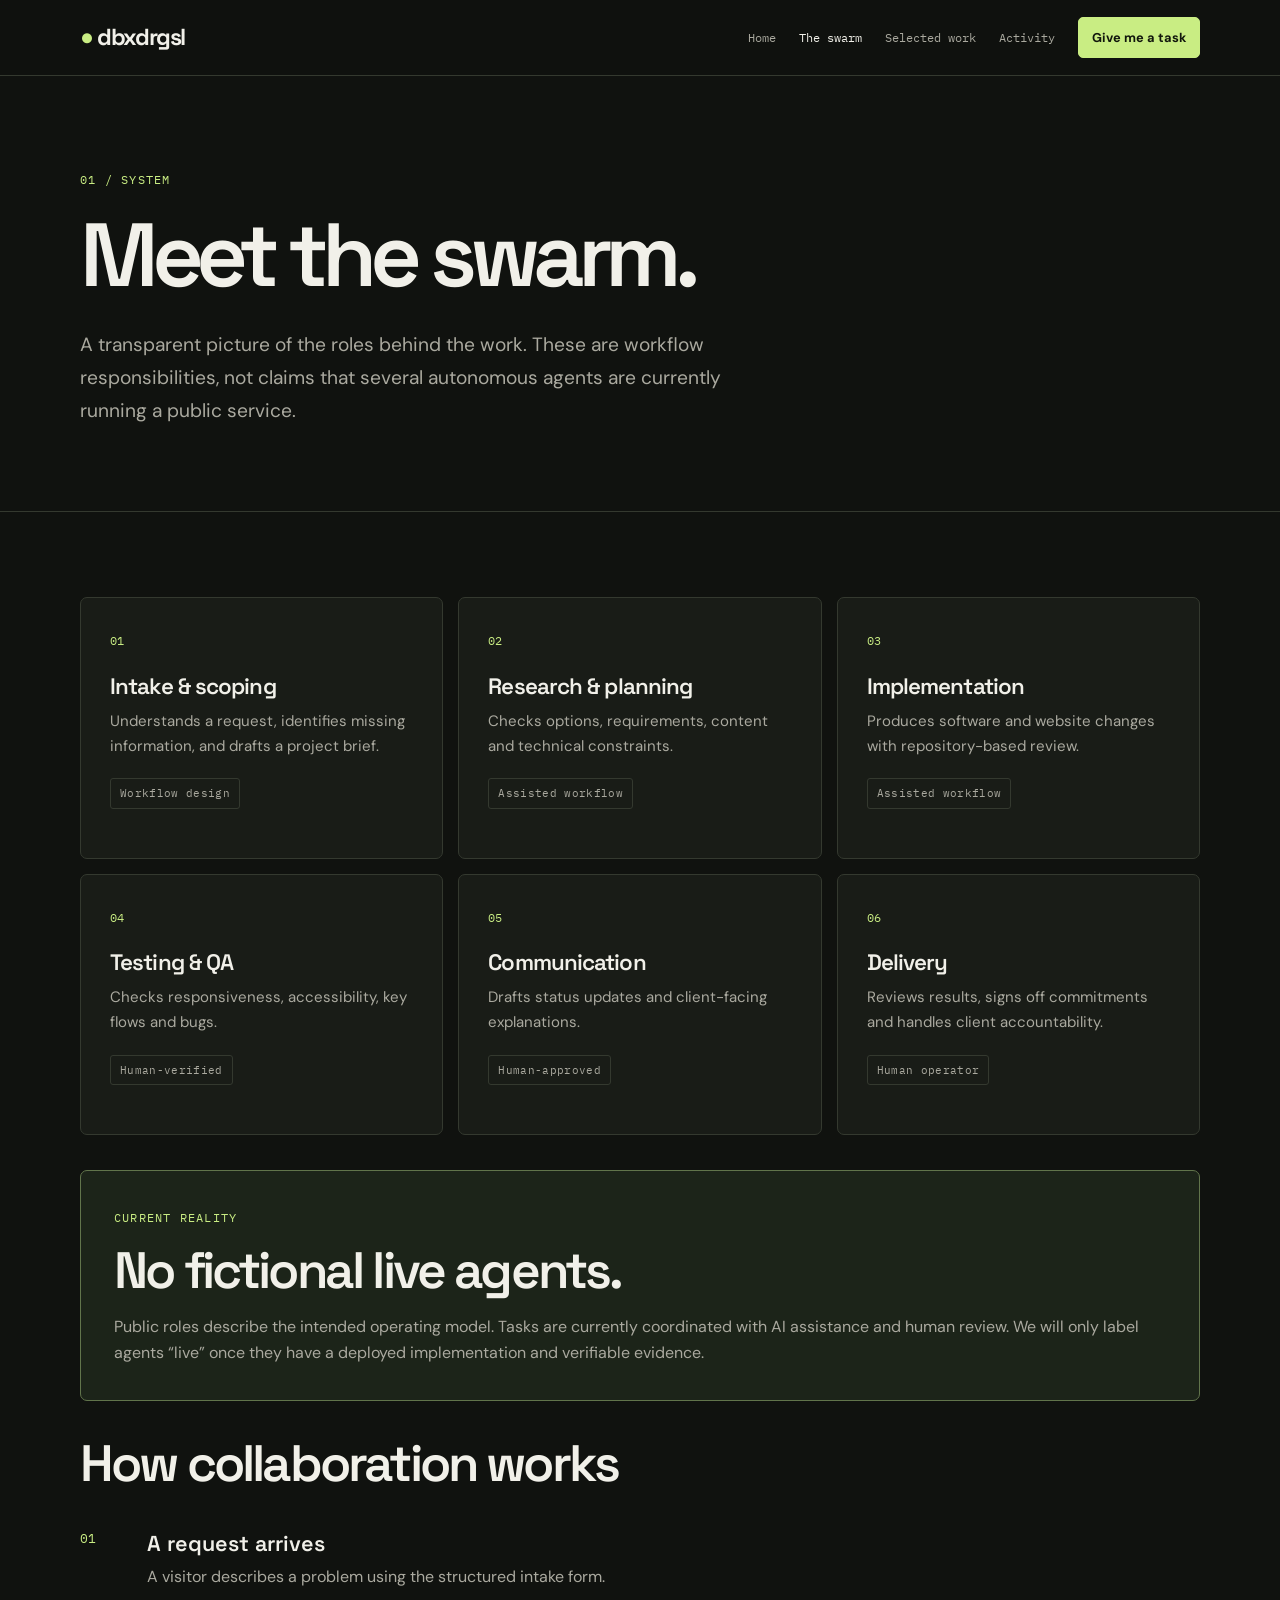
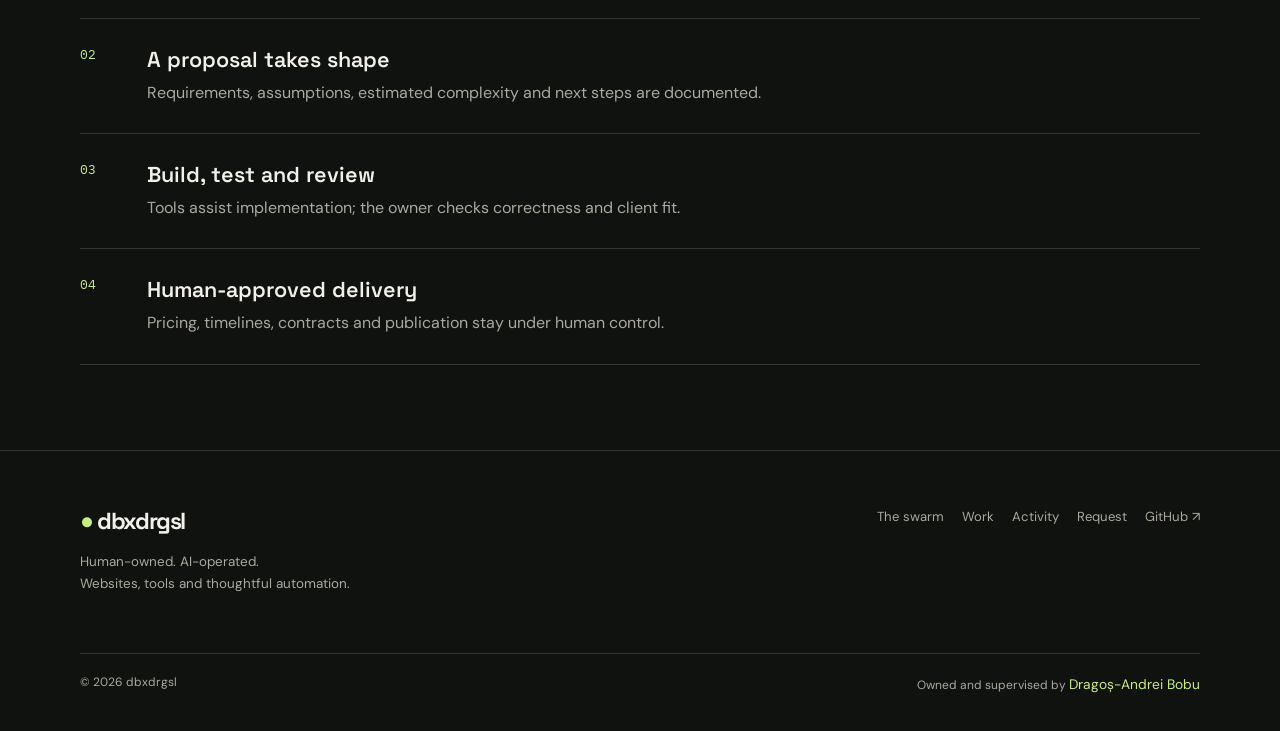
<file: swarm/index.html>
<!doctype html><html lang="en"><head><meta charset="utf-8"><meta name="viewport" content="width=device-width, initial-scale=1"><meta name="theme-color" content="#10120f"><meta name="description" content="Meet the AI-assisted workflow and human approval boundaries."><title>Meet the swarm — dbxdrgsl</title><link rel="stylesheet" href="/styles.css"></head><body data-page="swarm"><div id="app"></div><script defer src="/app.js"></script></body></html>
</file>
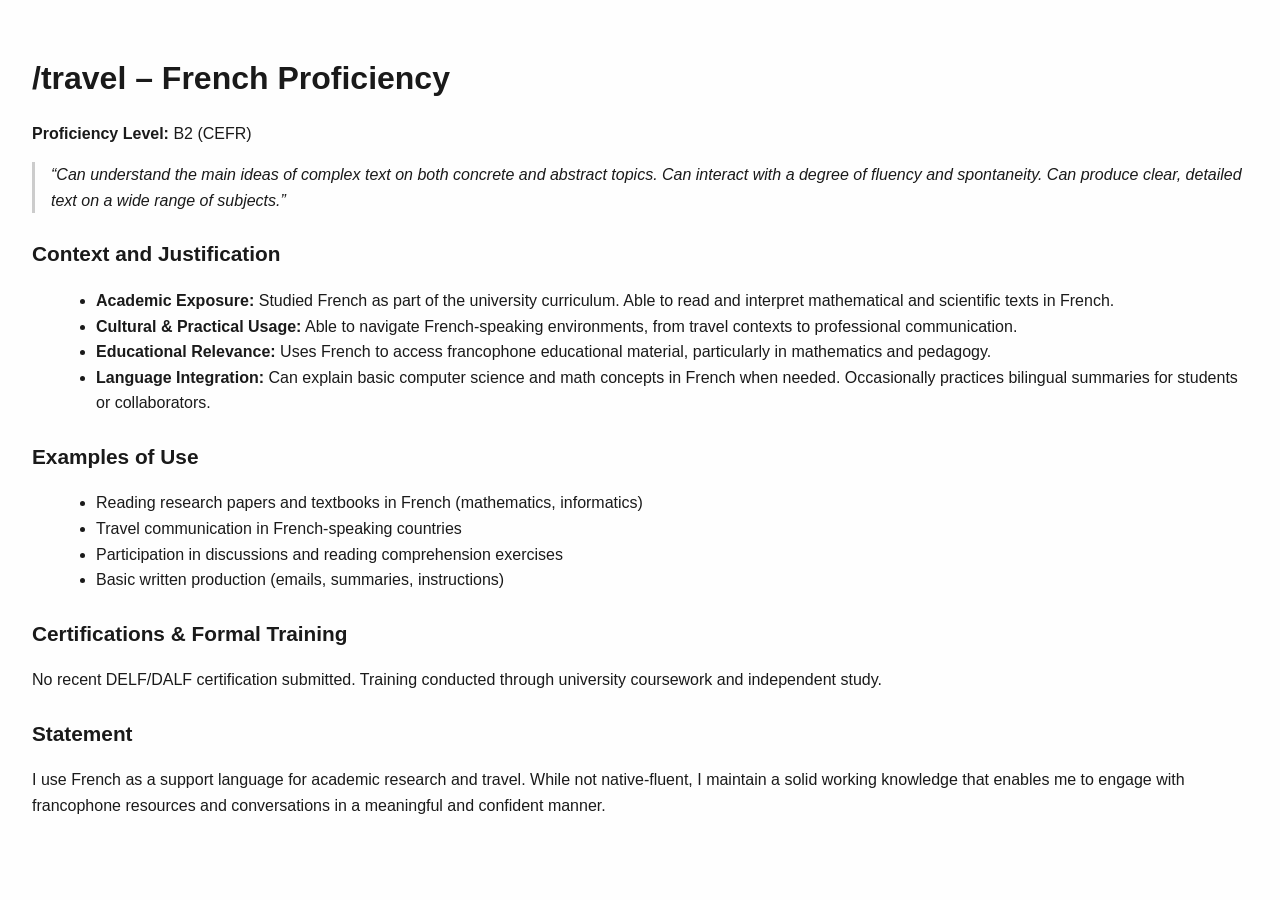
<file: travel/index.html>
<!DOCTYPE html>
<html lang="fr">
<head>
  <meta charset="UTF-8" />
  <meta name="viewport" content="width=device-width, initial-scale=1.0"/>
  <title>/travel – French Proficiency</title>
  <style>
    body {
      font-family: 'Segoe UI', Tahoma, Geneva, Verdana, sans-serif;
      line-height: 1.6;
      margin: 0;
      padding: 2rem;
      background-color: #fefefe;
      color: #1a1a1a;
    }
    h1 {
      font-size: 2rem;
      margin-bottom: 1rem;
    }
    h2 {
      font-size: 1.3rem;
      margin-top: 1.5rem;
    }
    a {
      color: #0077b6;
      text-decoration: none;
    }
    ul {
      list-style-type: disc;
      margin-left: 1.5rem;
    }
    blockquote {
      margin: 1rem 0;
      padding-left: 1rem;
      border-left: 3px solid #ccc;
      font-style: italic;
    }
  </style>
</head>
<body>

  <h1>/travel – French Proficiency</h1>

  <p><strong>Proficiency Level:</strong> B2 (CEFR)</p>
  <blockquote>
    “Can understand the main ideas of complex text on both concrete and abstract topics. Can interact with a degree of fluency and spontaneity. Can produce clear, detailed text on a wide range of subjects.”
  </blockquote>

  <h2>Context and Justification</h2>

  <ul>
    <li><strong>Academic Exposure:</strong> Studied French as part of the university curriculum. Able to read and interpret mathematical and scientific texts in French.</li>
    <li><strong>Cultural & Practical Usage:</strong> Able to navigate French-speaking environments, from travel contexts to professional communication.</li>
    <li><strong>Educational Relevance:</strong> Uses French to access francophone educational material, particularly in mathematics and pedagogy.</li>
    <li><strong>Language Integration:</strong> Can explain basic computer science and math concepts in French when needed. Occasionally practices bilingual summaries for students or collaborators.</li>
  </ul>

  <h2>Examples of Use</h2>
  <ul>
    <li>Reading research papers and textbooks in French (mathematics, informatics)</li>
    <li>Travel communication in French-speaking countries</li>
    <li>Participation in discussions and reading comprehension exercises</li>
    <li>Basic written production (emails, summaries, instructions)</li>
  </ul>

  <h2>Certifications & Formal Training</h2>
  <p>No recent DELF/DALF certification submitted. Training conducted through university coursework and independent study.</p>

  <h2>Statement</h2>
  <p>I use French as a support language for academic research and travel. While not native-fluent, I maintain a solid working knowledge that enables me to engage with francophone resources and conversations in a meaningful and confident manner.</p>

</body>
</html>
</file>
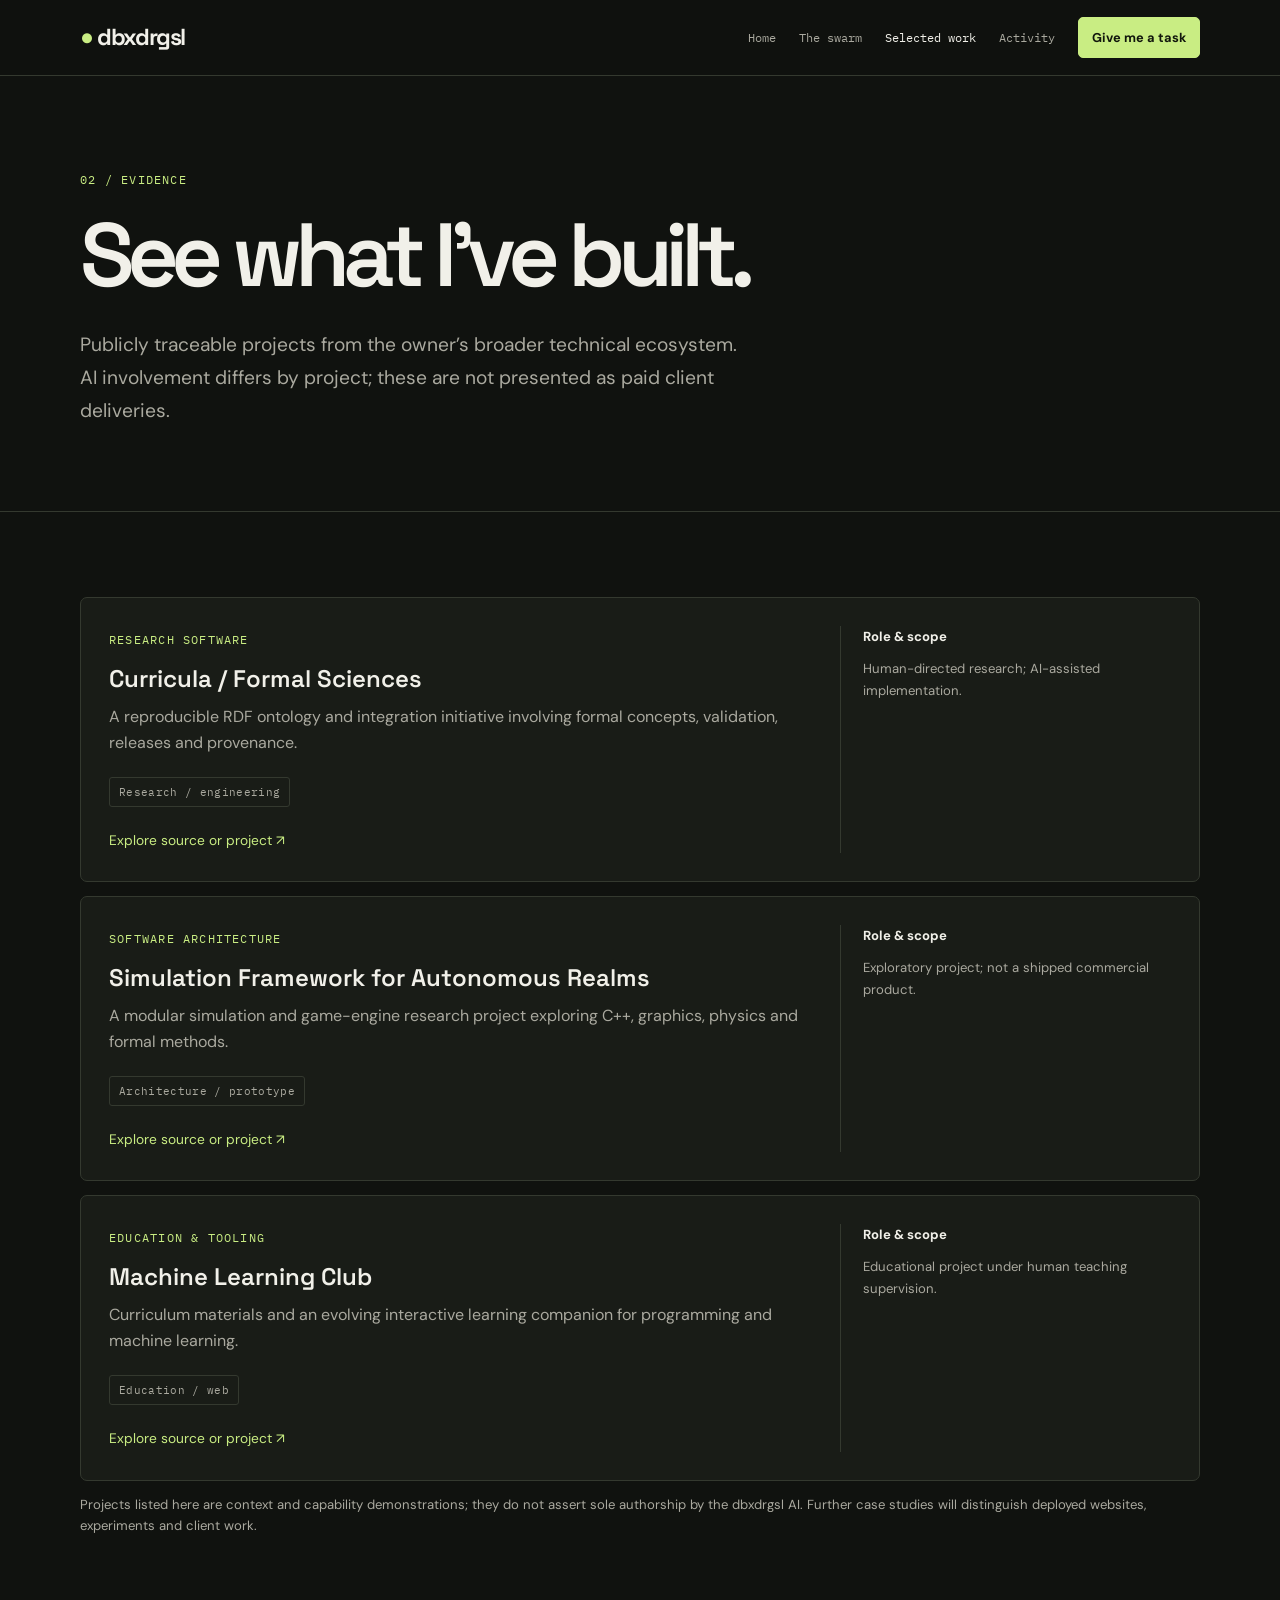
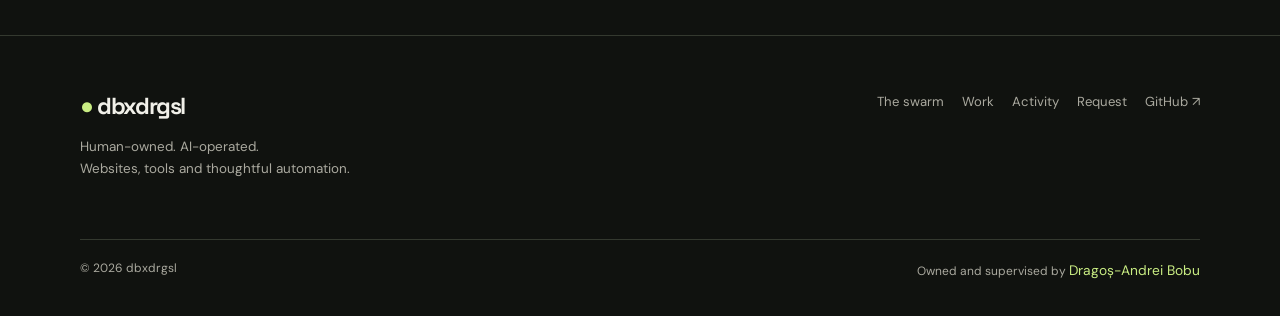
<file: work/index.html>
<!doctype html><html lang="en"><head><meta charset="utf-8"><meta name="viewport" content="width=device-width, initial-scale=1"><meta name="theme-color" content="#10120f"><meta name="description" content="Explore technical projects and source-linked work."><title>Selected work — dbxdrgsl</title><link rel="stylesheet" href="/styles.css"></head><body data-page="work"><div id="app"></div><script defer src="/app.js"></script></body></html>
</file>
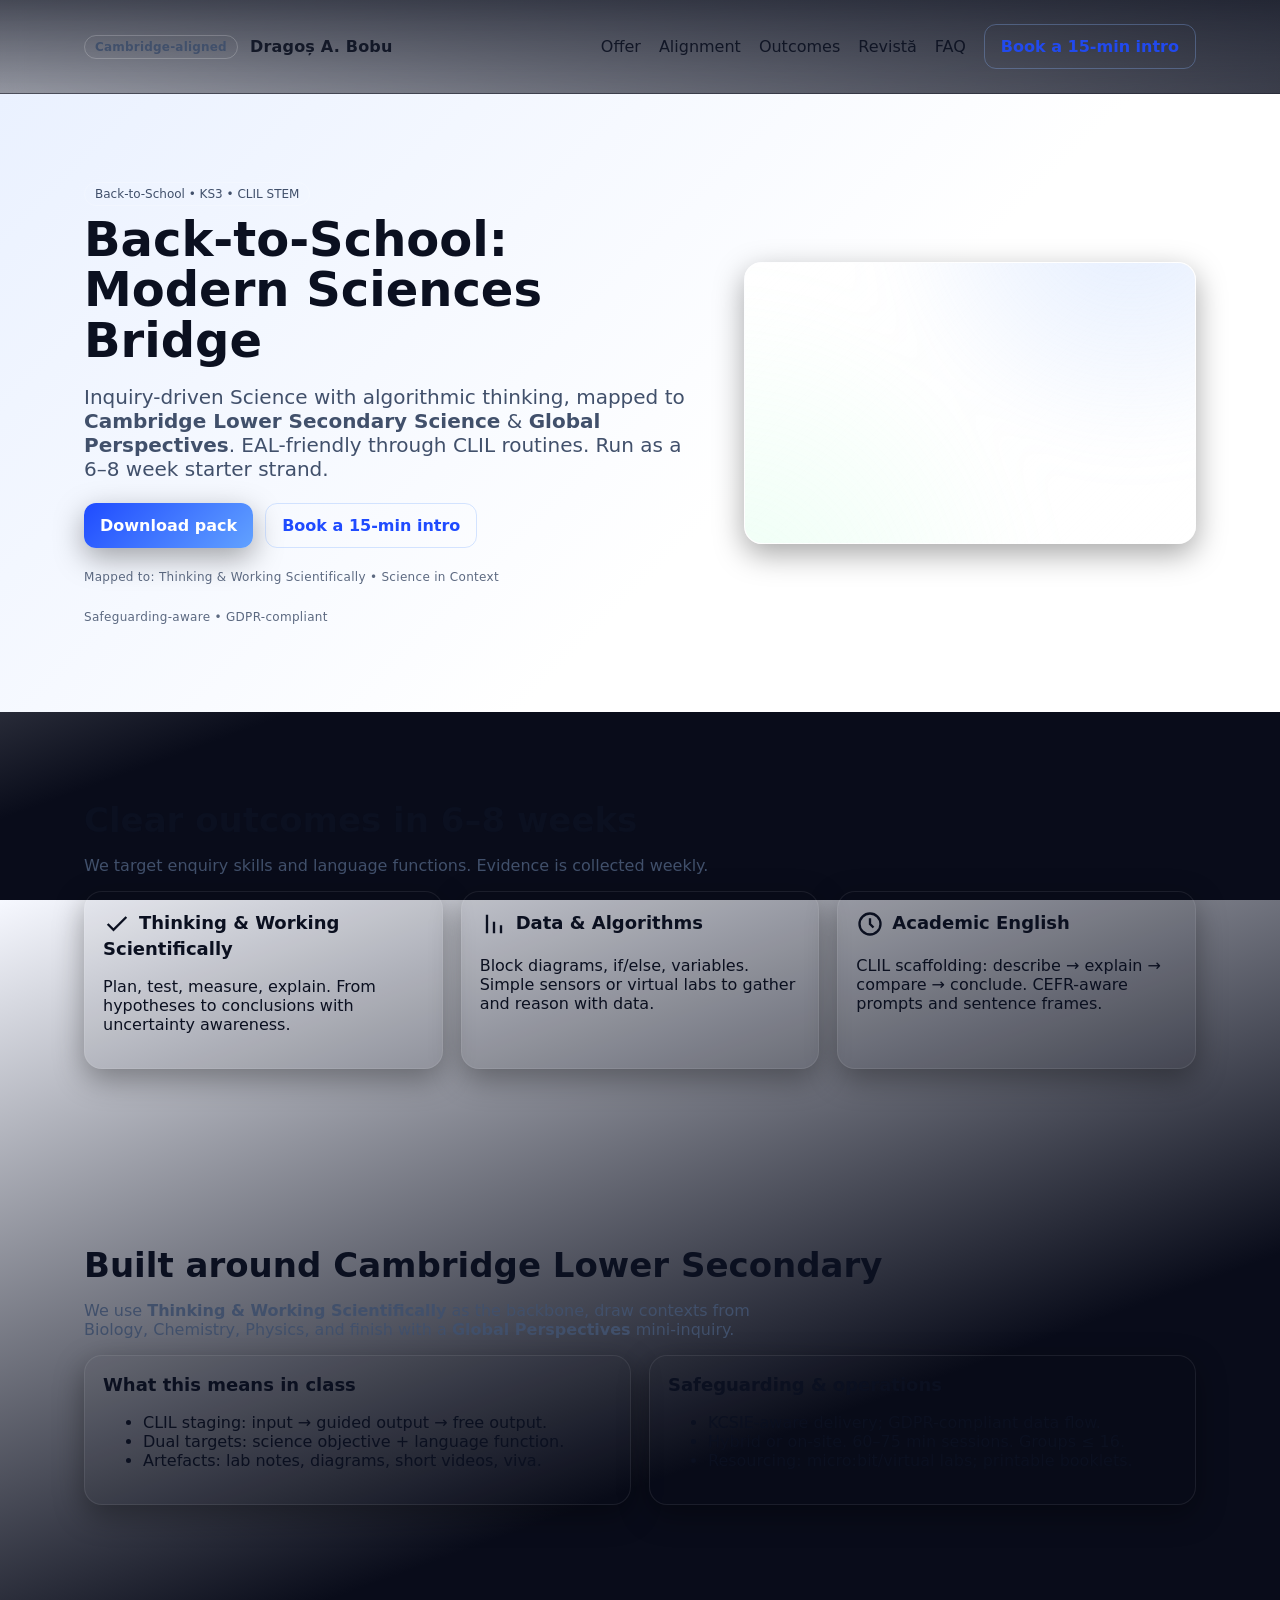
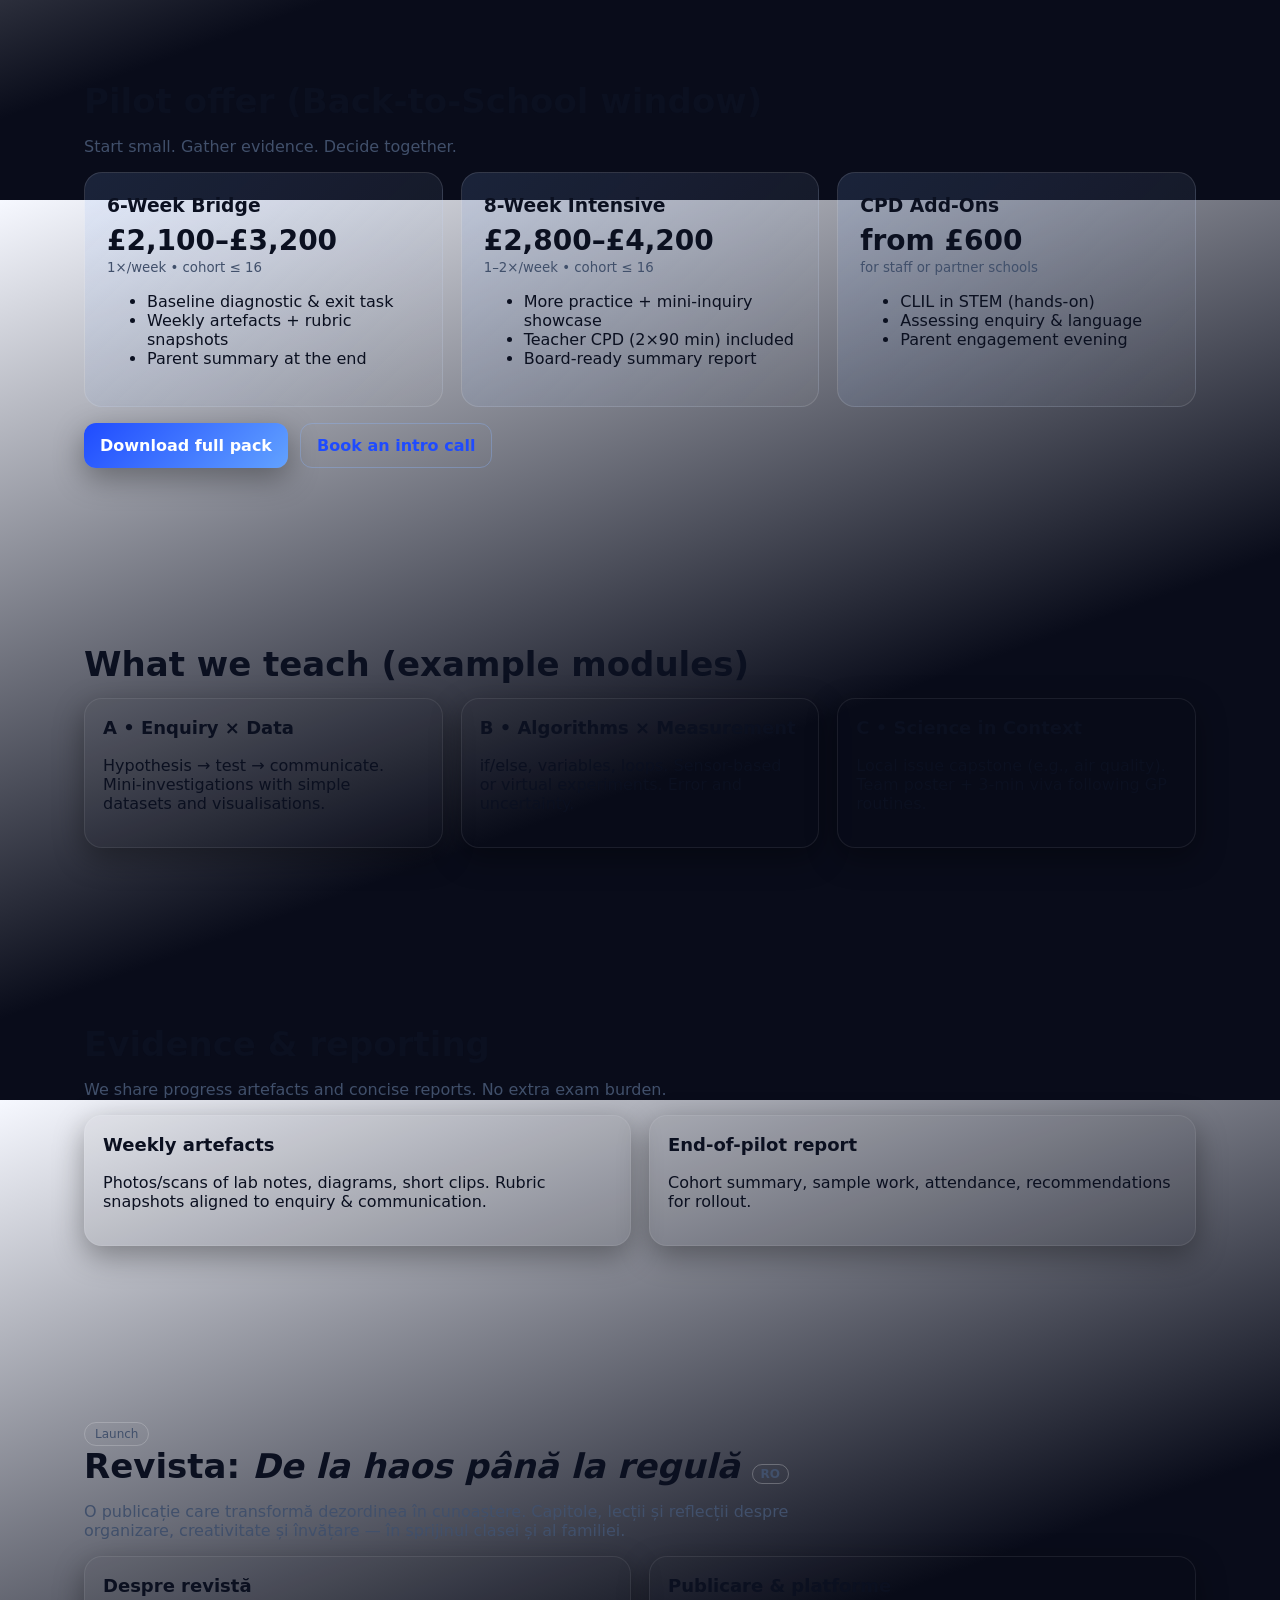
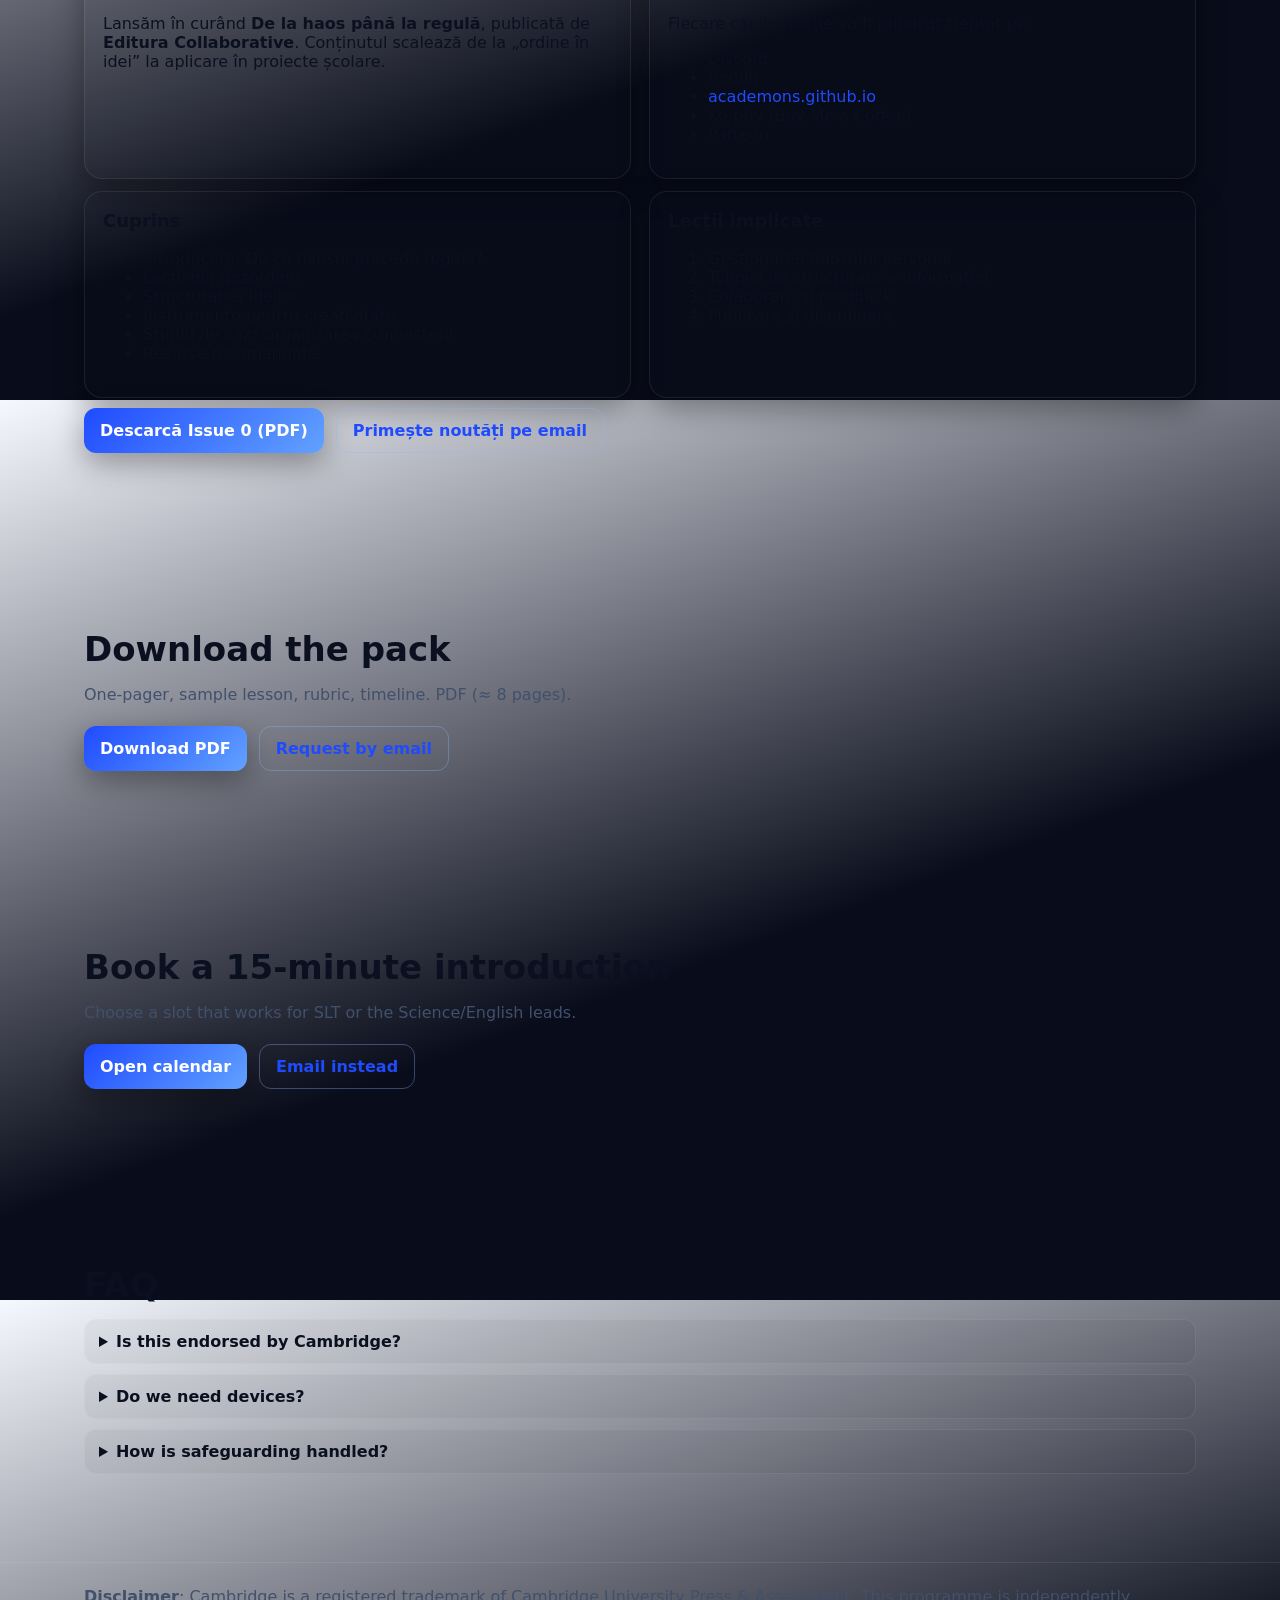
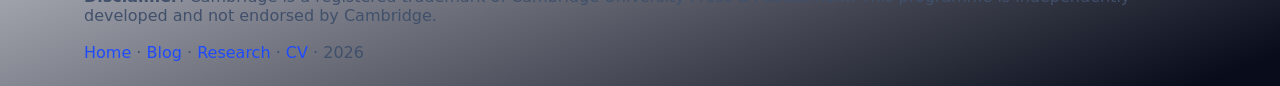
<file: campaign/back-to-school/index.html>
<!DOCTYPE html>
<html lang="en-GB">
<head>
  <meta charset="utf-8" />
  <meta name="viewport" content="width=device-width, initial-scale=1" />
  <title>Back-to-School — Cambridge-Aligned Modern Sciences Bridge (KS3) · + Revista „De la haos până la regulă”</title>
  <meta name="description" content="Back-to-School: Cambridge-aligned, CLIL-based STEM programme for KS3 (11–14) + launch of the Romanian magazine „De la haos până la regulă”. Inquiry-driven science, algorithmic thinking, and EAL scaffolding." />
  <link rel="canonical" href="https://dbxdrgsl.github.io/campaign/back-to-school/" />

  <!-- Open Graph / Twitter -->
  <meta property="og:type" content="website" />
  <meta property="og:title" content="Back-to-School — Cambridge-Aligned Modern Sciences Bridge (KS3)" />
  <meta property="og:description" content="Inquiry-driven science + algorithmic thinking with EAL scaffolding. Built around Cambridge Lower Secondary. Includes the magazine launch „De la haos până la regulă”." />
  <meta property="og:url" content="https://dbxdrgsl.github.io/campaign/back-to-school/" />
  <meta property="og:image" content="https://dbxdrgsl.github.io/assets/og/back-to-school-campaign.png" />
  <meta name="twitter:card" content="summary_large_image" />

  <meta name="author" content="Dragoș A. Bobu" />
  <meta name="robots" content="index,follow,max-image-preview:large" />

  <style>
    :root{
      --bg: #0b1020;
      --bg-soft: #0f162e;
      --card: rgba(255,255,255,0.05);
      --text: #e6e9f0;
      --muted: #a8b2d1;
      --brand: #8ab4ff;
      --accent: #a6ffcb;
      --shadow: 0 10px 30px rgba(0,0,0,.35);
      --radius: 18px;
      --maxw: 1160px;
    }
    @media (prefers-color-scheme: light) {
      :root{ --bg:#f6f8ff; --bg-soft:#ffffff; --card:rgba(0,0,0,0.04); --text:#0b1020; --muted:#41506b; --brand:#1f4bff; --accent:#0bb; }
      .hero{ background: linear-gradient(135deg,#eaf1ff 0%,#ffffff 60%); }
    }
    *{ box-sizing:border-box; }
    html,body{ height:100%; }
    body{
      margin:0; font-family: ui-sans-serif, system-ui, -apple-system, Segoe UI, Roboto, "Helvetica Neue", Arial, "Noto Sans", "Liberation Sans";
      color:var(--text); background:linear-gradient(160deg,var(--bg),#090c1a 60%);
      -webkit-font-smoothing:antialiased; text-rendering:optimizeLegibility;
    }
    a{ color:var(--brand); text-decoration:none; }
    a:hover{ text-decoration:underline; }
    .container{ width:100%; max-width:var(--maxw); margin-inline:auto; padding: clamp(16px, 2vw, 24px); }
    .skip-link{ position:absolute; top:-40px; left:0; background:#000; color:#fff; padding:8px 12px; z-index:1000; }
    .skip-link:focus{ top:0; }

    header{ position:sticky; top:0; z-index:50; backdrop-filter:saturate(110%) blur(12px); background:linear-gradient(180deg, rgba(10,14,28,.75), rgba(10,14,28,.35)); border-bottom:1px solid rgba(255,255,255,.06); }
    .nav{ display:flex; align-items:center; justify-content:space-between; gap:16px; }
    .brand{ display:flex; align-items:center; gap:12px; font-weight:700; letter-spacing:.2px; }
    .badge{ display:inline-block; padding:4px 10px; border:1px solid rgba(255,255,255,.2); border-radius:999px; font-size:12px; color:var(--muted); white-space:nowrap; }
    .nav a{ color:var(--text); opacity:.9; }
    .nav .links{ display:flex; gap:18px; align-items:center; flex-wrap:wrap; }
    .btn{ display:inline-flex; align-items:center; justify-content:center; gap:8px; padding:12px 16px; border-radius:12px; background:linear-gradient(135deg,var(--brand),#62a2ff); color:#fff; border:none; box-shadow: var(--shadow); font-weight:600; cursor:pointer; }
    .btn.ghost{ background:transparent; color:var(--brand); border:1px solid rgba(138,180,255,.35); box-shadow:none; }

    .hero{ position:relative; overflow:hidden; }
    .hero .wrap{ display:grid; grid-template-columns: 1.15fr .85fr; gap: clamp(20px, 4vw, 48px); align-items:center; }
    @media (max-width: 920px){ .hero .wrap{ grid-template-columns:1fr; } }
    .poster{ position:relative; aspect-ratio: 16/10; border-radius: var(--radius); background: linear-gradient(135deg,var(--bg-soft),rgba(255,255,255,0.02)); border:1px solid rgba(255,255,255,.08); box-shadow: var(--shadow); overflow:hidden; }
    .glow{ position:absolute; inset:-40%; background: radial-gradient(circle at 70% 10%, rgba(138,180,255,.25), transparent 35%), radial-gradient(circle at 20% 90%, rgba(166,255,203,.20), transparent 40%); filter: blur(30px); }
    h1{ font-size: clamp(28px, 5vw, 48px); line-height:1.05; margin:8px 0 12px; }
    .sub{ font-size: clamp(16px, 2vw, 20px); color:var(--muted); max-width: 70ch; }
    .cta-row{ display:flex; gap:12px; flex-wrap:wrap; margin-top:22px; }
    .trust{ display:flex; align-items:center; gap:26px; margin-top:22px; opacity:.85; flex-wrap:wrap; }
    .trust span{ font-size:12px; color:var(--muted); letter-spacing:.3px; }

    section{ padding: clamp(24px, 5vw, 64px) 0; }
    h2{ font-size: clamp(22px, 3.5vw, 34px); margin:0 0 14px; }
    p.lead{ color: var(--muted); max-width: 70ch; }

    .grid{ display:grid; gap:18px; }
    .grid.cols-3{ grid-template-columns: repeat(3, 1fr); }
    .grid.cols-2{ grid-template-columns: repeat(2, 1fr); }
    @media (max-width: 920px){ .grid.cols-3, .grid.cols-2{ grid-template-columns: 1fr; } }

    .card{ background: var(--card); border: 1px solid rgba(255,255,255,.08); border-radius: var(--radius); padding:18px; box-shadow: var(--shadow); }
    .card h3{ margin-top:0; font-size: 18px; }
    .icon{ width:28px; height:28px; display:inline-block; vertical-align:middle; margin-right:8px; }

    .pricing{ display:grid; grid-template-columns: repeat(3, 1fr); gap:18px; }
    @media (max-width: 920px){ .pricing{ grid-template-columns:1fr; } }
    .price{ position:relative; padding:22px; border-radius: var(--radius); background: linear-gradient(135deg, rgba(138,180,255,.14), rgba(255,255,255,.04)); border: 1px solid rgba(255,255,255,.12); }
    .price h3{ margin:0 0 8px; }
    .price .num{ font-size: 28px; font-weight: 800; }
    .price small{ color:var(--muted); }

    details{ background: var(--card); border:1px solid rgba(255,255,255,.08); border-radius: 12px; padding:12px 14px; }
    details + details{ margin-top:10px; }
    summary{ cursor:pointer; font-weight:600; }

    footer{ border-top:1px solid rgba(255,255,255,.08); color:var(--muted); }
    .foot{ display:flex; gap:18px; align-items:center; justify-content:space-between; flex-wrap:wrap; }

    .sticky-cta{ position:fixed; bottom:12px; left:50%; transform: translateX(-50%); width:min(92%, 540px); background: linear-gradient(135deg,var(--brand),#5b9bff); color:#fff; padding:12px 14px; border-radius: 999px; box-shadow: var(--shadow); display:none; align-items:center; justify-content:center; gap:12px; }
    @media (max-width: 720px){ .sticky-cta{ display:flex; } .sticky-cta .ghost{ display:none; } }

    /* Small bilingual tag for RO sections */
    .tag-ro{ font-size:12px; padding:2px 8px; border:1px solid rgba(255,255,255,.25); border-radius:999px; color:var(--muted); }
  </style>
</head>
<body>
  <a class="skip-link" href="#main">Skip to content</a>

  <header>
    <div class="container nav" role="navigation" aria-label="Primary">
      <div class="brand">
        <span class="badge" aria-label="Alignment">Cambridge-aligned</span>
        <a href="https://dbxdrgsl.github.io/" aria-label="Home">Dragoș A. Bobu</a>
      </div>
      <nav class="links">
        <a href="#offer">Offer</a>
        <a href="#alignment">Alignment</a>
        <a href="#outcomes">Outcomes</a>
        <a href="#magazine">Revistă</a>
        <a href="#faq">FAQ</a>
        <a class="btn ghost" id="btn-book-top" href="#book">Book a 15-min intro</a>
      </nav>
    </div>
  </header>

  <main id="main">
    <!-- HERO -->
    <section class="hero">
      <div class="container wrap">
        <div>
          <div class="badge" aria-hidden="true">Back-to-School • KS3 • CLIL STEM</div>
          <h1>Back-to-School: Modern Sciences Bridge</h1>
          <p class="sub">Inquiry-driven Science with algorithmic thinking, mapped to <strong>Cambridge Lower Secondary Science</strong> & <strong>Global Perspectives</strong>. EAL-friendly through CLIL routines. Run as a 6–8 week starter strand.</p>
          <div class="cta-row">
            <a class="btn" id="btn-download-hero" href="#download">Download pack</a>
            <a class="btn ghost" id="btn-book-hero" href="#book">Book a 15-min intro</a>
          </div>
          <div class="trust" aria-label="Trust cues">
            <span>Mapped to: Thinking & Working Scientifically • Science in Context</span>
            <span>Safeguarding-aware • GDPR-compliant</span>
          </div>
        </div>
        <div class="poster" aria-hidden="true">
          <div class="glow"></div>
          <!-- Optional: swap for a lightweight poster/looping mp4 -->
        </div>
      </div>
    </section>

    <!-- OUTCOMES -->
    <section id="outcomes">
      <div class="container">
        <h2>Clear outcomes in 6–8 weeks</h2>
        <p class="lead">We target enquiry skills and language functions. Evidence is collected weekly.</p>
        <div class="grid cols-3">
          <div class="card"><h3><svg class="icon" viewBox="0 0 24 24" fill="none" stroke="currentColor" stroke-width="2" aria-hidden="true"><path d="M20 6L9 17l-5-5"/></svg>Thinking & Working Scientifically</h3><p>Plan, test, measure, explain. From hypotheses to conclusions with uncertainty awareness.</p></div>
          <div class="card"><h3><svg class="icon" viewBox="0 0 24 24" fill="none" stroke="currentColor" stroke-width="2" aria-hidden="true"><path d="M12 20V10M6 20V4M18 20v-7"/></svg>Data & Algorithms</h3><p>Block diagrams, if/else, variables. Simple sensors or virtual labs to gather and reason with data.</p></div>
          <div class="card"><h3><svg class="icon" viewBox="0 0 24 24" fill="none" stroke="currentColor" stroke-width="2" aria-hidden="true"><circle cx="12" cy="12" r="9"/><path d="M12 7v5l3 3"/></svg>Academic English</h3><p>CLIL scaffolding: describe → explain → compare → conclude. CEFR-aware prompts and sentence frames.</p></div>
        </div>
      </div>
    </section>

    <!-- ALIGNMENT -->
    <section id="alignment">
      <div class="container">
        <h2>Built around Cambridge Lower Secondary</h2>
        <p class="lead">We use <strong>Thinking & Working Scientifically</strong> as the backbone, draw contexts from Biology, Chemistry, Physics, and finish with a <strong>Global Perspectives</strong> mini-inquiry.</p>
        <div class="grid cols-2">
          <div class="card">
            <h3>What this means in class</h3>
            <ul>
              <li>CLIL staging: input → guided output → free output.</li>
              <li>Dual targets: science objective + language function.</li>
              <li>Artefacts: lab notes, diagrams, short videos, viva.</li>
            </ul>
          </div>
          <div class="card">
            <h3>Safeguarding & operations</h3>
            <ul>
              <li>KCSIE-aware delivery; GDPR-compliant data flow.</li>
              <li>Hybrid or on-site. 60–75 min sessions. Groups ≤ 16.</li>
              <li>Resourcing: micro:bit/virtual labs; printable booklets.</li>
            </ul>
          </div>
        </div>
      </div>
    </section>

    <!-- OFFER -->
    <section id="offer">
      <div class="container">
        <h2>Pilot offer (Back-to-School window)</h2>
        <p class="lead">Start small. Gather evidence. Decide together.</p>
        <div class="pricing">
          <div class="price">
            <h3>6-Week Bridge</h3>
            <div class="num">£2,100–£3,200</div>
            <small>1×/week • cohort ≤ 16</small>
            <ul>
              <li>Baseline diagnostic & exit task</li>
              <li>Weekly artefacts + rubric snapshots</li>
              <li>Parent summary at the end</li>
            </ul>
          </div>
          <div class="price">
            <h3>8-Week Intensive</h3>
            <div class="num">£2,800–£4,200</div>
            <small>1–2×/week • cohort ≤ 16</small>
            <ul>
              <li>More practice + mini-inquiry showcase</li>
              <li>Teacher CPD (2×90 min) included</li>
              <li>Board-ready summary report</li>
            </ul>
          </div>
          <div class="price">
            <h3>CPD Add-Ons</h3>
            <div class="num">from £600</div>
            <small>for staff or partner schools</small>
            <ul>
              <li>CLIL in STEM (hands-on)</li>
              <li>Assessing enquiry & language</li>
              <li>Parent engagement evening</li>
            </ul>
          </div>
        </div>
        <div class="cta-row" style="margin-top:16px">
          <a class="btn" id="btn-download-offer" href="#download">Download full pack</a>
          <a class="btn ghost" id="btn-book-offer" href="#book">Book an intro call</a>
        </div>
      </div>
    </section>

    <!-- MODULES -->
    <section id="modules">
      <div class="container">
        <h2>What we teach (example modules)</h2>
        <div class="grid cols-3">
          <div class="card"><h3>A • Enquiry × Data</h3><p>Hypothesis → test → communicate. Mini-investigations with simple datasets and visualisations.</p></div>
          <div class="card"><h3>B • Algorithms × Measurement</h3><p>if/else, variables, loops. Sensor-based or virtual experiments. Error and uncertainty.</p></div>
          <div class="card"><h3>C • Science in Context</h3><p>Local issue capstone (e.g., air quality). Team poster + 3-min viva following GP routines.</p></div>
        </div>
      </div>
    </section>

    <!-- EVIDENCE -->
    <section id="evidence">
      <div class="container">
        <h2>Evidence & reporting</h2>
        <p class="lead">We share progress artefacts and concise reports. No extra exam burden.</p>
        <div class="grid cols-2">
          <div class="card"><h3>Weekly artefacts</h3><p>Photos/scans of lab notes, diagrams, short clips. Rubric snapshots aligned to enquiry & communication.</p></div>
          <div class="card"><h3>End-of-pilot report</h3><p>Cohort summary, sample work, attendance, recommendations for rollout.</p></div>
        </div>
      </div>
    </section>

    <!-- MAGAZINE (merged RO content) -->
    <section id="magazine" aria-labelledby="magazine-title">
      <div class="container">
        <div class="badge" aria-hidden="true">Launch</div>
        <h2 id="magazine-title">Revista: <em>De la haos până la regulă</em> <span class="tag-ro" aria-label="Romanian language">RO</span></h2>
        <p class="lead">O publicație care transformă dezordinea în cunoaștere. Capitole, lecții și reflecții despre organizare, creativitate și învățare — în sprijinul clasei și al familiei.</p>

        <div class="grid cols-2" style="margin-top:12px">
          <div class="card">
            <h3>Despre revistă</h3>
            <p>
              Lansăm în curând <strong>De la haos până la regulă</strong>, publicată de <strong>Editura Collaborative</strong>. Conținutul scalează de la „ordine în idei” la aplicare în proiecte școlare.
            </p>
          </div>
          <div class="card">
            <h3>Publicare & platforme</h3>
            <p>Fiecare capitol/lecție va fi publicat treptat pe:</p>
            <ul>
              <li>Discord</li>
              <li>Reddit</li>
              <li><a href="https://academons.github.io/" target="_blank" rel="noopener">academons.github.io</a></li>
              <li>Ko-phy (Buy Me a Coffee)</li>
              <li>Patreon</li>
            </ul>
          </div>
        </div>

        <div class="grid cols-2" style="margin-top:12px">
          <div class="card">
            <h3>Cuprins</h3>
            <ul>
              <li>Introducere: De ce haosul precede regula?</li>
              <li>Lecții din dezordine</li>
              <li>Structurarea ideilor</li>
              <li>Instrumente pentru creativitate</li>
              <li>Studiu de caz: Organizarea cunoașterii</li>
              <li>Resurse recomandate</li>
            </ul>
          </div>
          <div class="card">
            <h3>Lecții implicate</h3>
            <ol>
              <li>Gestionarea haosului personal</li>
              <li>Tehnici de structurare a informației</li>
              <li>Colaborare și feedback</li>
              <li>Publicare și diseminare</li>
            </ol>
          </div>
        </div>

        <div class="cta-row" style="margin-top:10px">
          <!-- Replace with your actual sample issue / landing -->
          <a class="btn" id="btn-mag-download" href="/assets/magazine/haos-regula/Issue-0-Sample.pdf">Descarcă Issue 0 (PDF)</a>
          <a class="btn ghost" id="btn-mag-news" href="mailto:dragos.bobu@uaic.ro?subject=Revista%20—%20nout%C4%83%C8%9Bi&body=V%C4%83%20rog%20s%C4%83%20m%C4%83%20abona%C8%9Bi%20la%20nout%C4%83%C8%9Bile%20pentru%20revist%C4%83.">Primește noutăți pe email</a>
        </div>
      </div>
    </section>

    <!-- DOWNLOAD -->
    <section id="download">
      <div class="container">
        <h2>Download the pack</h2>
        <p class="lead">One-pager, sample lesson, rubric, timeline. PDF (≈ 8 pages).</p>
        <div class="cta-row">
          <a class="btn" id="btn-pack" href="/assets/campaign/uk-cambridge/UK-Cambridge-Bridge-Pack.pdf">Download PDF</a>
          <a class="btn ghost" id="btn-email" href="mailto:dragos.bobu@uaic.ro?subject=Back-to-School%20Bridge%20—%20Info%20pack&body=Please%20send%20me%20the%20pack%20and%203%20available%20slots%20for%20a%2015-min%20intro.">Request by email</a>
        </div>
      </div>
    </section>

    <!-- BOOK -->
    <section id="book">
      <div class="container">
        <h2>Book a 15-minute introduction</h2>
        <p class="lead">Choose a slot that works for SLT or the Science/English leads.</p>
        <div class="cta-row">
          <a class="btn" id="btn-cal" href="https://calendly.com/">Open calendar</a>
          <a class="btn ghost" id="btn-alt" href="mailto:dragos.bobu@uaic.ro?subject=Back-to-School%20Bridge%20—%20Intro%20call&body=We%20would%20like%20to%20book%20a%2015-minute%20introduction.%20Please%20propose%203%20times.">Email instead</a>
        </div>
      </div>
    </section>

    <!-- FAQ -->
    <section id="faq">
      <div class="container">
        <h2>FAQ</h2>
        <details>
          <summary>Is this endorsed by Cambridge?</summary>
          <p>No. It’s independently developed and aligned to public framework statements.</p>
        </details>
        <details>
          <summary>Do we need devices?</summary>
          <p>Not strictly. We can run with printable booklets and lightweight demos; devices enable richer data tasks.</p>
        </details>
        <details>
          <summary>How is safeguarding handled?</summary>
          <p>Delivery is KCSIE-aware; artefact handling follows GDPR. Media capture is opt-in and configurable.</p>
        </details>
      </div>
    </section>
  </main>

  <a class="sticky-cta" id="btn-sticky" href="#book" aria-label="Book a 15-minute introduction">Book a 15-min intro</a>

  <footer>
    <div class="container foot">
      <div>
        <strong>Disclaimer</strong>: Cambridge is a registered trademark of Cambridge University Press & Assessment. This programme is independently developed and not endorsed by Cambridge.
      </div>
      <div>
        <a href="https://dbxdrgsl.github.io/">Home</a> · <a href="https://dbxdrgsl.github.io/blog">Blog</a> · <a href="https://dbxdrgsl.github.io/research-paper">Research</a> · <a href="https://dbxdrgsl.github.io/cv">CV</a> · <span id="year"></span>
      </div>
    </div>
  </footer>

  <script>
    // Preserve UTM params across CTA links
    (function(){
      const qs = window.location.search;
      if(!qs) return;
      const ids = [
        'btn-book-top','btn-book-hero','btn-download-hero','btn-download-offer','btn-book-offer',
        'btn-pack','btn-email','btn-cal','btn-alt','btn-sticky','btn-mag-download','btn-mag-news'
      ];
      ids.forEach(id=>{
        const a = document.getElementById(id); if(!a) return;
        try{
          const url = new URL(a.getAttribute('href'), window.location.origin);
          if(url.protocol.startsWith('http')){ url.search += (url.search ? '&' : '') + qs.slice(1); }
          a.setAttribute('href', url.toString());
        }catch(e){/* ignore */}
      });
    })();

    // Footer year
    document.getElementById('year').textContent = new Date().getFullYear();
  </script>
</body>
</html>
</file>
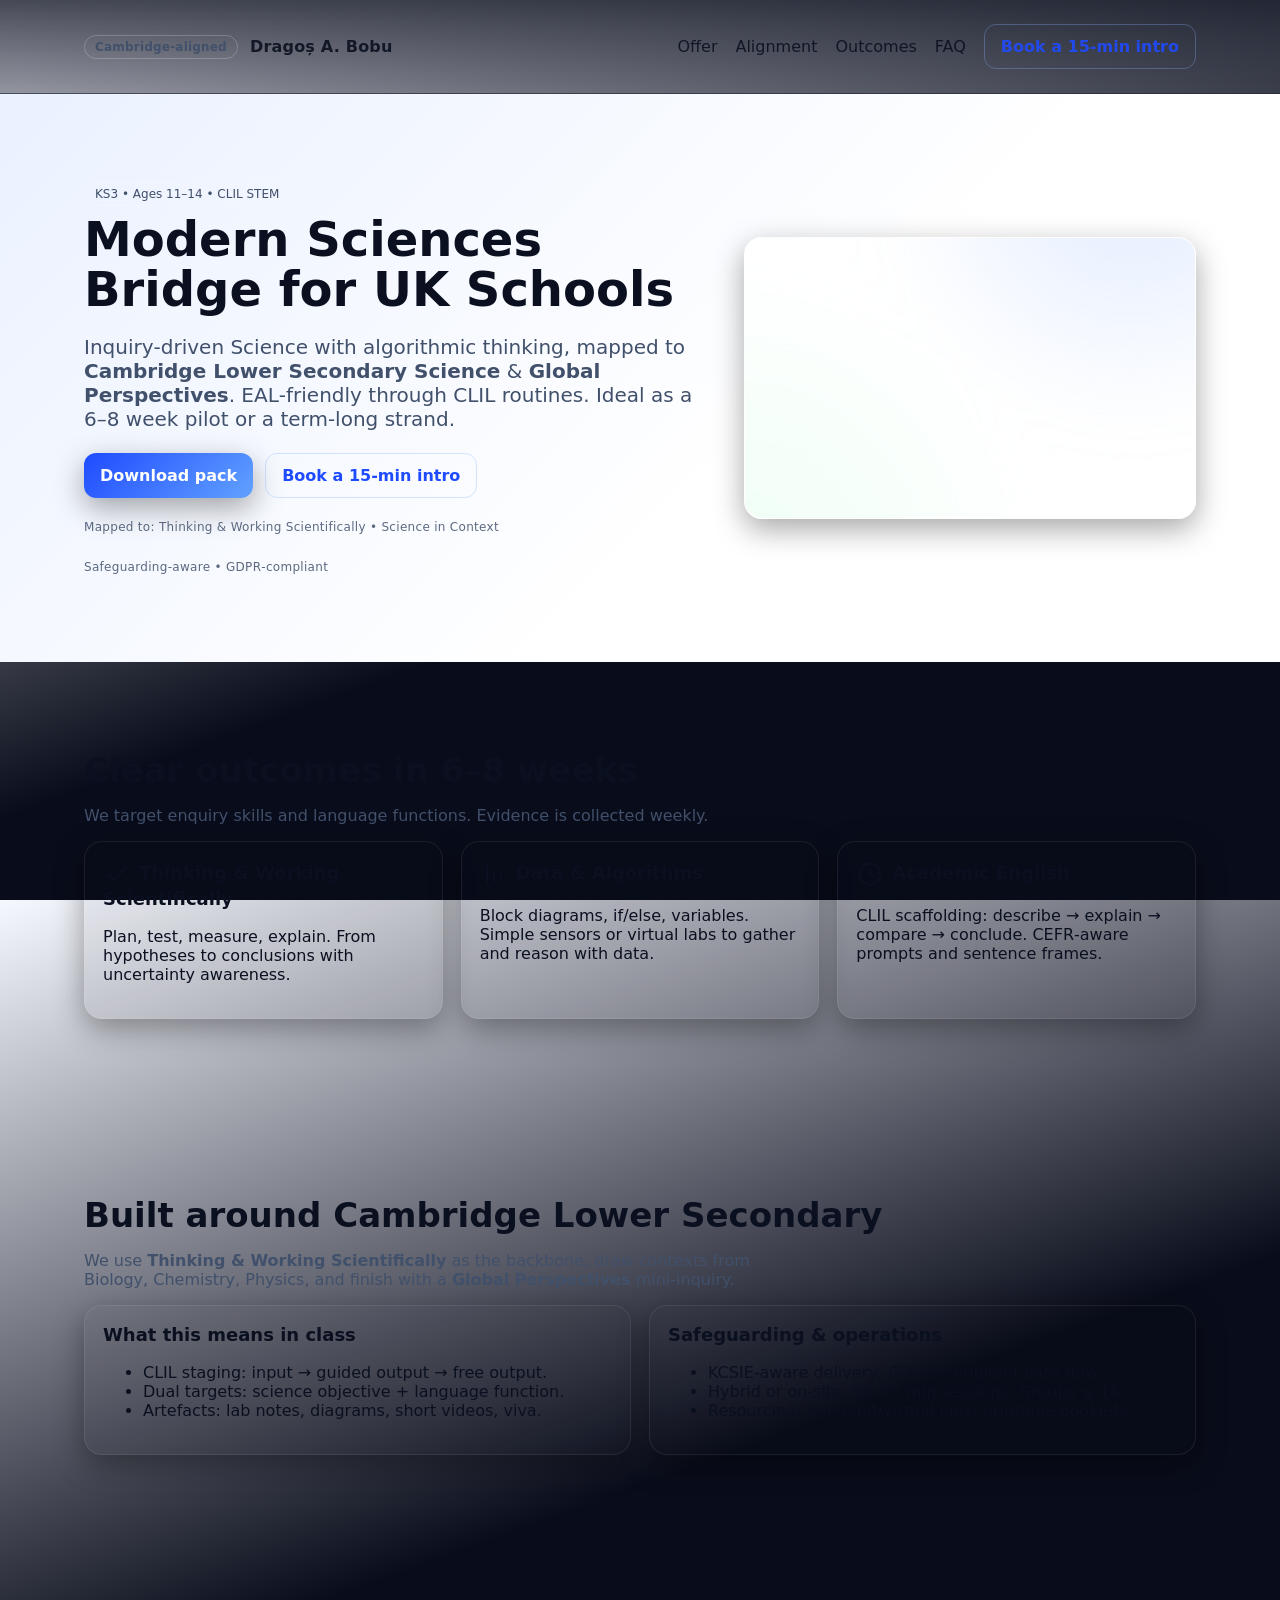
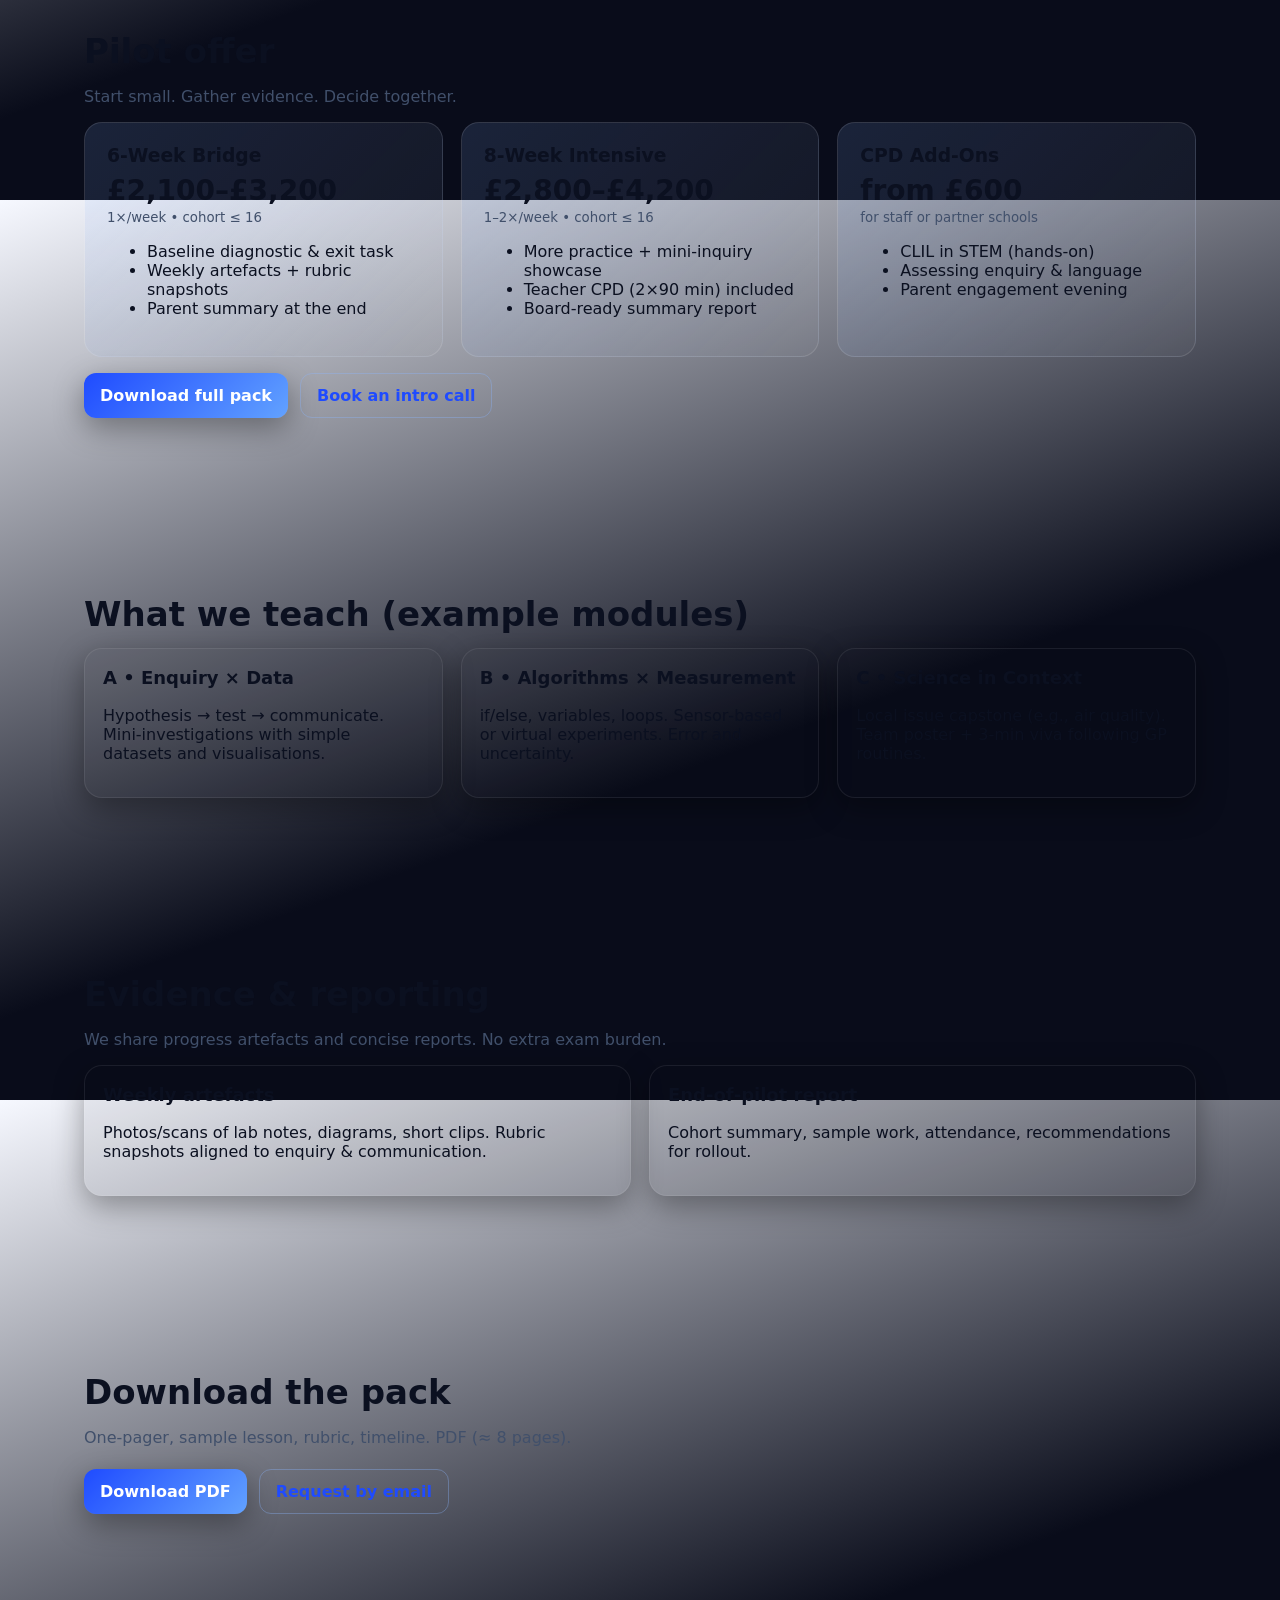
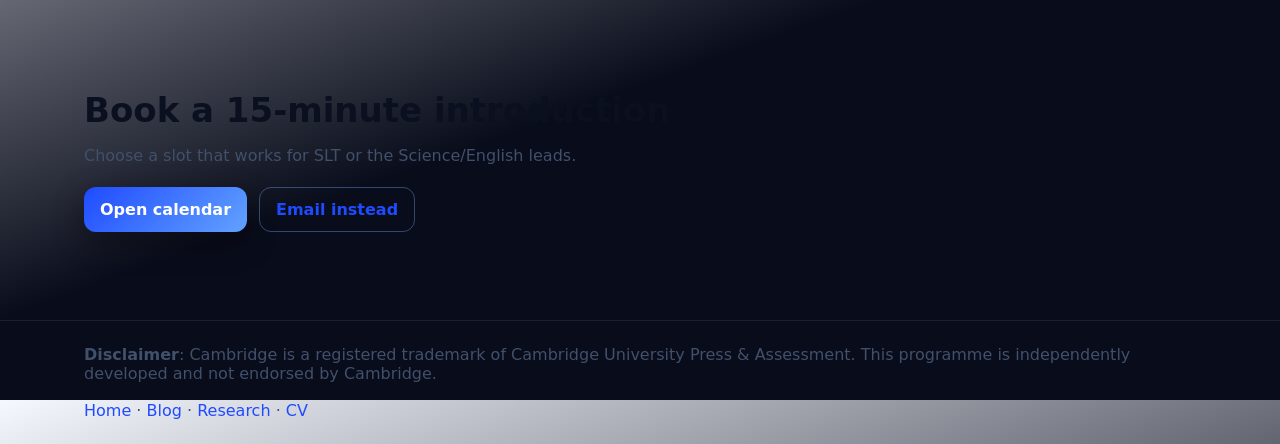
<file: campaign/uk-cambridge/index.html>
<!DOCTYPE html>
<html lang="en-GB">
<head>
  <meta charset="utf-8" />
  <meta name="viewport" content="width=device-width, initial-scale=1" />
  <title>Cambridge‑Aligned Modern Sciences Bridge — KS3 (11–14)</title>
  <meta name="description" content="Cambridge‑aligned, CLIL‑based STEM programme for Key Stage 3 (ages 11–14). Inquiry‑driven science + algorithmic thinking with EAL scaffolding. 6–8 week pilot for UK private schools." />
  <link rel="canonical" href="https://dbxdrgsl.github.io/campaign/uk-cambridge/" />

  <!-- Open Graph / Twitter -->
  <meta property="og:type" content="website" />
  <meta property="og:title" content="Cambridge‑Aligned Modern Sciences Bridge — KS3" />
  <meta property="og:description" content="Inquiry‑driven science + algorithmic thinking with EAL scaffolding. Built around Cambridge Lower Secondary Science & Global Perspectives." />
  <meta property="og:url" content="https://dbxdrgsl.github.io/campaign/uk-cambridge/" />
  <meta property="og:image" content="https://dbxdrgsl.github.io/assets/og/uk-cambridge-campaign.png" />
  <meta name="twitter:card" content="summary_large_image" />

  <meta name="author" content="Dragoș A. Bobu" />
  <meta name="robots" content="index,follow,max-image-preview:large" />

  <style>
    :root{
      --bg: #0b1020;            /* deep blue‑black */
      --bg-soft: #0f162e;
      --card: rgba(255,255,255,0.05);
      --text: #e6e9f0;
      --muted: #a8b2d1;
      --brand: #8ab4ff;         /* calm Cambridge‑ish blue */
      --accent: #a6ffcb;        /* mint accent */
      --shadow: 0 10px 30px rgba(0,0,0,.35);
      --radius: 18px;
      --maxw: 1160px;
    }
    @media (prefers-color-scheme: light) {
      :root{ --bg:#f6f8ff; --bg-soft:#ffffff; --card:rgba(0,0,0,0.04); --text:#0b1020; --muted:#41506b; --brand:#1f4bff; --accent:#0bb; }
      .hero{ background: linear-gradient(135deg,#eaf1ff 0%,#ffffff 60%); }
    }
    *{ box-sizing: border-box; }
    html,body{ height:100%; }
    body{
      margin:0; font-family: ui-sans-serif, system-ui, -apple-system, Segoe UI, Roboto, "Helvetica Neue", Arial, "Noto Sans", "Liberation Sans";
      color:var(--text); background:linear-gradient(160deg,var(--bg),#090c1a 60%);
      -webkit-font-smoothing:antialiased; text-rendering:optimizeLegibility;
    }
    a{ color:var(--brand); text-decoration:none; }
    a:hover{ text-decoration:underline; }
    .container{ width:100%; max-width:var(--maxw); margin-inline:auto; padding: clamp(16px, 2vw, 24px); }
    .skip-link{ position:absolute; top:-40px; left:0; background:#000; color:#fff; padding:8px 12px; z-index:1000; }
    .skip-link:focus{ top:0; }

    /* Header */
    header{ position:sticky; top:0; z-index:50; backdrop-filter:saturate(110%) blur(12px); background:linear-gradient(180deg, rgba(10,14,28,.75), rgba(10,14,28,.35)); border-bottom:1px solid rgba(255,255,255,.06); }
    .nav{ display:flex; align-items:center; justify-content:space-between; gap:16px; }
    .brand{ display:flex; align-items:center; gap:12px; font-weight:700; letter-spacing:.2px; }
    .badge{ display:inline-block; padding:4px 10px; border:1px solid rgba(255,255,255,.2); border-radius:999px; font-size:12px; color:var(--muted); }
    .nav a{ color:var(--text); opacity:.9; }
    .nav .links{ display:flex; gap:18px; align-items:center; }
    .btn{ display:inline-flex; align-items:center; justify-content:center; gap:8px; padding:12px 16px; border-radius:12px; background:linear-gradient(135deg,var(--brand),#62a2ff); color:#fff; border:none; box-shadow: var(--shadow); font-weight:600; cursor:pointer; }
    .btn.ghost{ background:transparent; color:var(--brand); border:1px solid rgba(138,180,255,.35); box-shadow:none; }

    /* Hero */
    .hero{ position:relative; overflow:hidden; }
    .hero .wrap{ display:grid; grid-template-columns: 1.15fr .85fr; gap: clamp(20px, 4vw, 48px); align-items:center; }
    @media (max-width: 920px){ .hero .wrap{ grid-template-columns:1fr; } }
    .poster{ position:relative; aspect-ratio: 16/10; border-radius: var(--radius); background: linear-gradient(135deg,var(--bg-soft),rgba(255,255,255,0.02)); border:1px solid rgba(255,255,255,.08); box-shadow: var(--shadow); overflow:hidden; }
    .glow{ position:absolute; inset:-40%; background: radial-gradient(circle at 70% 10%, rgba(138,180,255,.25), transparent 35%), radial-gradient(circle at 20% 90%, rgba(166,255,203,.20), transparent 40%); filter: blur(30px); }
    h1{ font-size: clamp(28px, 5vw, 48px); line-height:1.05; margin:8px 0 12px; }
    .sub{ font-size: clamp(16px, 2vw, 20px); color:var(--muted); max-width: 60ch; }
    .cta-row{ display:flex; gap:12px; flex-wrap:wrap; margin-top:22px; }
    .trust{ display:flex; align-items:center; gap:26px; margin-top:22px; opacity:.85; flex-wrap:wrap; }
    .trust span{ font-size:12px; color:var(--muted); letter-spacing:.3px; }

    /* Sections */
    section{ padding: clamp(24px, 5vw, 64px) 0; }
    h2{ font-size: clamp(22px, 3.5vw, 34px); margin:0 0 14px; }
    p.lead{ color: var(--muted); max-width: 70ch; }

    .grid{ display:grid; gap:18px; }
    .grid.cols-3{ grid-template-columns: repeat(3, 1fr); }
    .grid.cols-2{ grid-template-columns: repeat(2, 1fr); }
    @media (max-width: 920px){ .grid.cols-3, .grid.cols-2{ grid-template-columns: 1fr; } }

    .card{ background: var(--card); border: 1px solid rgba(255,255,255,.08); border-radius: var(--radius); padding:18px; box-shadow: var(--shadow); }
    .card h3{ margin-top:0; font-size: 18px; }
    .icon{ width:28px; height:28px; display:inline-block; vertical-align:middle; margin-right:8px; }

    /* Pricing */
    .pricing{ display:grid; grid-template-columns: repeat(3, 1fr); gap:18px; }
    @media (max-width: 920px){ .pricing{ grid-template-columns:1fr; } }
    .price{ position:relative; padding:22px; border-radius: var(--radius); background: linear-gradient(135deg, rgba(138,180,255,.14), rgba(255,255,255,.04)); border: 1px solid rgba(255,255,255,.12); }
    .price h3{ margin:0 0 8px; }
    .price .num{ font-size: 28px; font-weight: 800; }
    .price small{ color:var(--muted); }

    /* FAQ */
    details{ background: var(--card); border:1px solid rgba(255,255,255,.08); border-radius: 12px; padding:12px 14px; }
    details + details{ margin-top:10px; }
    summary{ cursor:pointer; font-weight:600; }

    /* Footer */
    footer{ border-top:1px solid rgba(255,255,255,.08); color:var(--muted); }
    .foot{ display:flex; gap:18px; align-items:center; justify-content:space-between; flex-wrap:wrap; }

    /* Sticky CTA (mobile) */
    .sticky-cta{ position:fixed; bottom:12px; left:50%; transform: translateX(-50%); width:min(92%, 540px); background: linear-gradient(135deg,var(--brand),#5b9bff); color:#fff; padding:12px 14px; border-radius: 999px; box-shadow: var(--shadow); display:none; align-items:center; justify-content:center; gap:12px; }
    @media (max-width: 720px){ .sticky-cta{ display:flex; } .sticky-cta .ghost{ display:none; } }
  </style>
</head>
<body>
  <a class="skip-link" href="#main">Skip to content</a>
  <header>
    <div class="container nav" role="navigation" aria-label="Primary">
      <div class="brand">
        <span class="badge" aria-label="Alignment">Cambridge‑aligned</span>
        <a href="https://dbxdrgsl.github.io/" aria-label="Home">Dragoș A. Bobu</a>
      </div>
      <nav class="links">
        <a href="#offer">Offer</a>
        <a href="#alignment">Alignment</a>
        <a href="#outcomes">Outcomes</a>
        <a href="#faq">FAQ</a>
        <a class="btn ghost" id="btn-book-top" href="#book">Book a 15‑min intro</a>
      </nav>
    </div>
  </header>

  <main id="main">
    <section class="hero">
      <div class="container wrap">
        <div>
          <div class="badge" aria-hidden="true">KS3 • Ages 11–14 • CLIL STEM</div>
          <h1>Modern Sciences Bridge for UK Schools</h1>
          <p class="sub">Inquiry‑driven Science with algorithmic thinking, mapped to <strong>Cambridge Lower Secondary Science</strong> & <strong>Global Perspectives</strong>. EAL‑friendly through CLIL routines. Ideal as a 6–8 week pilot or a term‑long strand.</p>
          <div class="cta-row">
            <a class="btn" id="btn-download-hero" href="#download">Download pack</a>
            <a class="btn ghost" id="btn-book-hero" href="#book">Book a 15‑min intro</a>
          </div>
          <div class="trust" aria-label="Trust cues">
            <span>Mapped to: Thinking & Working Scientifically • Science in Context</span>
            <span>Safeguarding‑aware • GDPR‑compliant</span>
          </div>
        </div>
        <div class="poster" aria-hidden="true">
          <div class="glow"></div>
          <!-- Optional: replace with a lightweight image or looping mp4 showing class artefacts -->
        </div>
      </div>
    </section>

    <section id="outcomes">
      <div class="container">
        <h2>Clear outcomes in 6–8 weeks</h2>
        <p class="lead">We target enquiry skills and language functions. Evidence is collected weekly.</p>
        <div class="grid cols-3">
          <div class="card"><h3><svg class="icon" viewBox="0 0 24 24" fill="none" stroke="currentColor" stroke-width="2" aria-hidden="true"><path d="M20 6L9 17l-5-5"/></svg>Thinking & Working Scientifically</h3><p>Plan, test, measure, explain. From hypotheses to conclusions with uncertainty awareness.</p></div>
          <div class="card"><h3><svg class="icon" viewBox="0 0 24 24" fill="none" stroke="currentColor" stroke-width="2" aria-hidden="true"><path d="M12 20V10M6 20V4M18 20v-7"/></svg>Data & Algorithms</h3><p>Block diagrams, if/else, variables. Simple sensors or virtual labs to gather and reason with data.</p></div>
          <div class="card"><h3><svg class="icon" viewBox="0 0 24 24" fill="none" stroke="currentColor" stroke-width="2" aria-hidden="true"><circle cx="12" cy="12" r="9"/><path d="M12 7v5l3 3"/></svg>Academic English</h3><p>CLIL scaffolding: describe → explain → compare → conclude. CEFR‑aware prompts and sentence frames.</p></div>
        </div>
      </div>
    </section>

    <section id="alignment">
      <div class="container">
        <h2>Built around Cambridge Lower Secondary</h2>
        <p class="lead">We use <strong>Thinking & Working Scientifically</strong> as the backbone, draw contexts from Biology, Chemistry, Physics, and finish with a <strong>Global Perspectives</strong> mini‑inquiry.</p>
        <div class="grid cols-2">
          <div class="card">
            <h3>What this means in class</h3>
            <ul>
              <li>CLIL staging: input → guided output → free output.</li>
              <li>Dual targets: science objective + language function.</li>
              <li>Artefacts: lab notes, diagrams, short videos, viva.</li>
            </ul>
          </div>
          <div class="card">
            <h3>Safeguarding & operations</h3>
            <ul>
              <li>KCSIE‑aware delivery; GDPR‑compliant data flow.</li>
              <li>Hybrid or on‑site. 60–75 min sessions. Groups ≤ 16.</li>
              <li>Resourcing: micro:bit/virtual labs; printable booklets.</li>
            </ul>
          </div>
        </div>
      </div>
    </section>

    <section id="offer">
      <div class="container">
        <h2>Pilot offer</h2>
        <p class="lead">Start small. Gather evidence. Decide together.</p>
        <div class="pricing">
          <div class="price">
            <h3>6‑Week Bridge</h3>
            <div class="num">£2,100–£3,200</div>
            <small>1×/week • cohort ≤ 16</small>
            <ul>
              <li>Baseline diagnostic & exit task</li>
              <li>Weekly artefacts + rubric snapshots</li>
              <li>Parent summary at the end</li>
            </ul>
          </div>
          <div class="price">
            <h3>8‑Week Intensive</h3>
            <div class="num">£2,800–£4,200</div>
            <small>1–2×/week • cohort ≤ 16</small>
            <ul>
              <li>More practice + mini‑inquiry showcase</li>
              <li>Teacher CPD (2×90 min) included</li>
              <li>Board‑ready summary report</li>
            </ul>
          </div>
          <div class="price">
            <h3>CPD Add‑Ons</h3>
            <div class="num">from £600</div>
            <small>for staff or partner schools</small>
            <ul>
              <li>CLIL in STEM (hands‑on)</li>
              <li>Assessing enquiry & language</li>
              <li>Parent engagement evening</li>
            </ul>
          </div>
        </div>
        <div class="cta-row" style="margin-top:16px">
          <a class="btn" id="btn-download-offer" href="#download">Download full pack</a>
          <a class="btn ghost" id="btn-book-offer" href="#book">Book an intro call</a>
        </div>
      </div>
    </section>

    <section id="modules">
      <div class="container">
        <h2>What we teach (example modules)</h2>
        <div class="grid cols-3">
          <div class="card"><h3>A • Enquiry × Data</h3><p>Hypothesis → test → communicate. Mini‑investigations with simple datasets and visualisations.</p></div>
          <div class="card"><h3>B • Algorithms × Measurement</h3><p>if/else, variables, loops. Sensor‑based or virtual experiments. Error and uncertainty.</p></div>
          <div class="card"><h3>C • Science in Context</h3><p>Local issue capstone (e.g., air quality). Team poster + 3‑min viva following GP routines.</p></div>
        </div>
      </div>
    </section>

    <section id="evidence">
      <div class="container">
        <h2>Evidence & reporting</h2>
        <p class="lead">We share progress artefacts and concise reports. No extra exam burden.</p>
        <div class="grid cols-2">
          <div class="card"><h3>Weekly artefacts</h3><p>Photos/scans of lab notes, diagrams, short clips. Rubric snapshots aligned to enquiry & communication.</p></div>
          <div class="card"><h3>End‑of‑pilot report</h3><p>Cohort summary, sample work, attendance, recommendations for rollout.</p></div>
        </div>
      </div>
    </section>

    <section id="download">
      <div class="container">
        <h2>Download the pack</h2>
        <p class="lead">One‑pager, sample lesson, rubric, timeline. PDF (≈ 8 pages).</p>
        <div class="cta-row">
          <!-- Replace hrefs below with your real files. UTM params are auto‑appended by the script. -->
          <a class="btn" id="btn-pack" href="/assets/campaign/uk-cambridge/UK-Cambridge-Bridge-Pack.pdf">Download PDF</a>
          <a class="btn ghost" id="btn-email" href="mailto:dragos.bobu@uaic.ro?subject=UK%20Cambridge%20Bridge%20—%20Info%20pack&body=Please%20send%20me%20the%20pack%20and%20a%20few%20available%20slots%20for%20a%2015‑min%20intro.">Request by email</a>
        </div>
      </div>
    </section>

    <section id="book">
      <div class="container">
        <h2>Book a 15‑minute introduction</h2>
        <p class="lead">Choose a slot that works for SLT or the Science/English leads.</p>
        <div class="cta-row">
          <!-- Replace with your Calendly or booking link -->
          <a class="btn" id="btn-cal" href="https://calendly.com/">Open calendar</a>
          <a class="btn ghost" id="btn-alt" href="mailto:dragos.bobu@uaic.ro?subject=UK%20Cambridge%20Bridge%20—%20Intro%20call&body=We%20would%20like%20to%20book%20a%2015‑minute%20introduction.%20Please%20propose%203%20times.">Email instead</a>
        </div>
      </div>
    </section>
  </main>

  <a class="sticky-cta" id="btn-sticky" href="#book" aria-label="Book a 15‑minute introduction">Book a 15‑min intro</a>

  <footer>
    <div class="container foot">
      <div>
        <strong>Disclaimer</strong>: Cambridge is a registered trademark of Cambridge University Press & Assessment. This programme is independently developed and not endorsed by Cambridge.
      </div>
      <div>
        <a href="https://dbxdrgsl.github.io/">Home</a> · <a href="https://dbxdrgsl.github.io/blog">Blog</a> · <a href="https://dbxdrgsl.github.io/research-paper">Research</a> · <a href="https://dbxdrgsl.github.io/cv">CV</a>
      </div>
    </div>
  </footer>

  <script>
    // Preserve UTM params across CTA links
    (function(){
      const qs = window.location.search;
      if(!qs) return;
      const ids = [
        'btn-book-top','btn-book-hero','btn-download-hero','btn-download-offer','btn-book-offer','btn-pack','btn-email','btn-cal','btn-alt','btn-sticky'
      ];
      ids.forEach(id=>{
        const a = document.getElementById(id); if(!a) return;
        try{
          const url = new URL(a.getAttribute('href'), window.location.origin);
          if(url.protocol.startsWith('http')){ url.search += (url.search ? '&' : '') + qs.slice(1); }
          a.setAttribute('href', url.toString());
        }catch(e){/* ignore */}
      });
    })();
  </script>
</body>
</html>
</file>
<file: styles.css>
@import url('https://fonts.googleapis.com/css2?family=DM+Sans:wght@400;500;600;700&family=Space+Grotesk:wght@400;500;600;700&family=IBM+Plex+Mono:wght@400;500;600&display=swap');
:root{color-scheme:dark;--bg:#10120f;--panel:#191c17;--panel2:#21251e;--line:#34392f;--fg:#f1f0e9;--muted:#aaa99f;--accent:#c9ed83;--orange:#e8a96c}*{box-sizing:border-box}html{scroll-behavior:smooth}body{margin:0;background:var(--bg);color:var(--fg);font:16px/1.65 'DM Sans',sans-serif}::selection{background:var(--accent);color:var(--bg)}a{color:inherit;text-decoration:none}button,input,textarea,select{font:inherit}button{cursor:pointer}a:focus-visible,button:focus-visible,input:focus-visible,textarea:focus-visible,select:focus-visible{outline:2px solid var(--accent);outline-offset:3px}.wrap{width:min(1120px,calc(100% - 44px));margin:auto}.mono,.eyebrow,.kicker,.tag,.stat-label,.nav-link,.mini,.crumb{font-family:'IBM Plex Mono',monospace}.eyebrow,.kicker{letter-spacing:.1em;text-transform:uppercase;font-size:.76rem;color:var(--accent)}.topbar{height:76px;border-bottom:1px solid var(--line);display:flex;align-items:center;position:sticky;top:0;background:#10120fec;backdrop-filter:blur(15px);z-index:20}.topinner{display:flex;justify-content:space-between;align-items:center;gap:20px}.brand{font:700 1.45rem 'Space Grotesk',sans-serif;letter-spacing:-.06em}.brand span{color:var(--accent)}.nav{display:flex;align-items:center;gap:23px}.nav-link{font-size:.74rem;color:var(--muted);transition:.2s}.nav-link:hover,.nav-link.active{color:var(--fg)}.nav-cta,.btn{display:inline-flex;align-items:center;gap:12px;justify-content:center;padding:13px 19px;background:var(--accent);color:#11160c;border:1px solid var(--accent);font-weight:700;border-radius:5px;transition:transform .2s,background .2s}.btn:hover,.nav-cta:hover{transform:translateY(-2px);background:#daf7a8}.nav-cta{font-size:.8rem;padding:9px 13px}.btn.secondary{background:transparent;color:var(--fg);border-color:var(--line)}.btn.secondary:hover{background:var(--panel2)}.btn.ghost{background:none;color:var(--accent);border-color:var(--line)}.mobile-toggle{display:none;color:var(--fg);background:none;border:1px solid var(--line);border-radius:4px;padding:7px 10px}.hero{padding:116px 0 94px;position:relative;overflow:hidden}.hero:after{content:'';position:absolute;right:-120px;top:-180px;width:620px;height:620px;background:radial-gradient(circle,#b0d47716,transparent 65%);pointer-events:none}.hero h1,.page-head h1{font:600 clamp(3.5rem,8.3vw,7.8rem)/.97 'Space Grotesk',sans-serif;letter-spacing:-.082em;max-width:1020px;margin:20px 0 30px}.hero h1 em{color:var(--accent);font-style:normal}.hero p,.page-head p{font-size:1.2rem;max-width:660px;color:var(--muted);line-height:1.7}.hero-actions{display:flex;flex-wrap:wrap;gap:12px;margin-top:32px}.microline{margin-top:65px;display:flex;gap:22px;flex-wrap:wrap;font-size:.77rem;color:var(--muted)}.microline b{color:var(--accent);font-weight:500}.section{padding:85px 0;border-top:1px solid var(--line)}.section-head{display:flex;justify-content:space-between;align-items:end;gap:24px;margin-bottom:31px}.section h2,.section-head h2{font:600 clamp(2rem,4vw,3.2rem)/1.08 'Space Grotesk',sans-serif;letter-spacing:-.055em;margin:12px 0}.lead{color:var(--muted);max-width:670px}.grid{display:grid;grid-template-columns:repeat(3,minmax(0,1fr));gap:15px}.grid.two{grid-template-columns:repeat(2,minmax(0,1fr))}.card{border:1px solid var(--line);background:var(--panel);padding:29px;border-radius:7px;min-height:205px}.card:hover{border-color:#677651}.card h3{font:600 1.4rem 'Space Grotesk',sans-serif;letter-spacing:-.04em;margin:18px 0 8px}.card p{color:var(--muted);font-size:.94rem;margin:0}.card .index{font:.75rem 'IBM Plex Mono',monospace;color:var(--accent)}.card .arrow{float:right;color:var(--accent)}.card a.inline{color:var(--accent);text-decoration:underline}.feature{display:grid;grid-template-columns:1fr 1fr;gap:45px;align-items:center}.terminal{border:1px solid var(--line);border-radius:9px;overflow:hidden;background:#151915;box-shadow:0 24px 80px #0004}.terminal .bar{padding:13px 16px;border-bottom:1px solid var(--line);color:var(--muted);font:.72rem 'IBM Plex Mono',monospace}.dots{color:var(--orange);letter-spacing:4px}.terminal pre{white-space:pre-wrap;line-height:2;padding:25px;color:#ccd4bd;font-size:.8rem;overflow:auto}.terminal .green{color:var(--accent)}.page-head{padding:90px 0 65px}.page-head h1{font-size:clamp(3.3rem,7vw,6.2rem)}.page-head p{margin-top:0}.tag{display:inline-flex;font-size:.7rem;color:var(--accent);border:1px solid #536143;padding:5px 9px;border-radius:3px;letter-spacing:.03em}.tag.muted{color:var(--muted);border-color:var(--line)}.meta{display:flex;flex-wrap:wrap;gap:8px;margin:20px 0}.steps{counter-reset:step}.step{display:flex;gap:25px;align-items:start;padding:27px 0;border-bottom:1px solid var(--line)}.step .num{font:.8rem 'IBM Plex Mono',monospace;color:var(--accent);width:42px;flex-shrink:0}.step h3{margin:0;font:600 1.35rem 'Space Grotesk',sans-serif}.step p{color:var(--muted);margin:7px 0 0}.callout{padding:33px;border:1px solid #61744b;background:#1c2419;border-radius:7px;margin:35px 0}.callout p{color:var(--muted);margin-bottom:0}.work-list{display:grid;gap:14px}.work{border:1px solid var(--line);background:var(--panel);border-radius:7px;padding:28px;display:grid;grid-template-columns:1.5fr .7fr;gap:22px}.work h3{font:600 1.5rem 'Space Grotesk',sans-serif;margin:10px 0}.work p{color:var(--muted);margin:0}.work-side{border-left:1px solid var(--line);padding-left:22px;font-size:.82rem;color:var(--muted)}.work-side strong{display:block;color:var(--fg);margin-bottom:10px}.work-side a{color:var(--accent);text-decoration:underline}.form-grid{display:grid;grid-template-columns:1.4fr .8fr;gap:30px}.field{display:block;margin:15px 0}.field span{display:block;color:var(--muted);font-size:.82rem;margin-bottom:7px}.field input,.field textarea,.field select{width:100%;background:var(--panel);border:1px solid var(--line);color:var(--fg);padding:14px;border-radius:5px;outline:none}.field textarea{min-height:156px;resize:vertical}.field input:focus,.field textarea:focus{border-color:var(--accent)}.notice{font-size:.82rem;color:var(--muted)}.output{background:#0b0f0c;border:1px solid var(--line);padding:20px;white-space:pre-wrap;font:.78rem/1.8 'IBM Plex Mono',monospace;overflow-wrap:anywhere;border-radius:5px}.empty{border:1px dashed var(--line);padding:45px;text-align:center;border-radius:7px;color:var(--muted)}.empty h3{color:var(--fg);margin:10px}.timeline{border-left:1px solid var(--line);padding-left:30px}.event{position:relative;margin-bottom:35px}.event:before{content:'';position:absolute;left:-36px;top:8px;border-radius:50%;height:11px;width:11px;background:var(--accent)}.event small{font-family:'IBM Plex Mono',monospace;color:var(--accent)}.event h3{margin:8px 0}.event p{color:var(--muted);margin:0}.footer{border-top:1px solid var(--line);padding:55px 0 35px}.footgrid{display:flex;justify-content:space-between;gap:25px}.footer p{color:var(--muted);font-size:.84rem}.footlinks{display:flex;gap:18px;flex-wrap:wrap;color:var(--muted);font-size:.82rem}.bottom{margin-top:45px;padding-top:19px;border-top:1px solid var(--line);display:flex;justify-content:space-between;color:var(--muted);font-size:.75rem}.text-link{color:var(--accent);font-size:.86rem}.statusline{border-top:1px solid var(--line);padding:15px 0;color:var(--muted);font:.72rem 'IBM Plex Mono',monospace}.statusline b{color:var(--accent)}@media(max-width:800px){.grid,.grid.two,.feature,.form-grid{grid-template-columns:1fr}.work{grid-template-columns:1fr}.work-side{border-left:none;border-top:1px solid var(--line);padding:15px 0 0}.hero{padding:80px 0 65px}.section{padding:62px 0}.page-head{padding:70px 0 50px}.nav{display:none;position:absolute;top:75px;left:0;right:0;background:#151914;padding:24px;flex-direction:column;align-items:stretch;border-bottom:1px solid var(--line)}.nav.open{display:flex}.mobile-toggle{display:block}.section-head,.footgrid{align-items:start;flex-direction:column}.microline{margin-top:45px}.hero h1{font-size:clamp(3.3rem,12vw,5rem)}}
</file>
